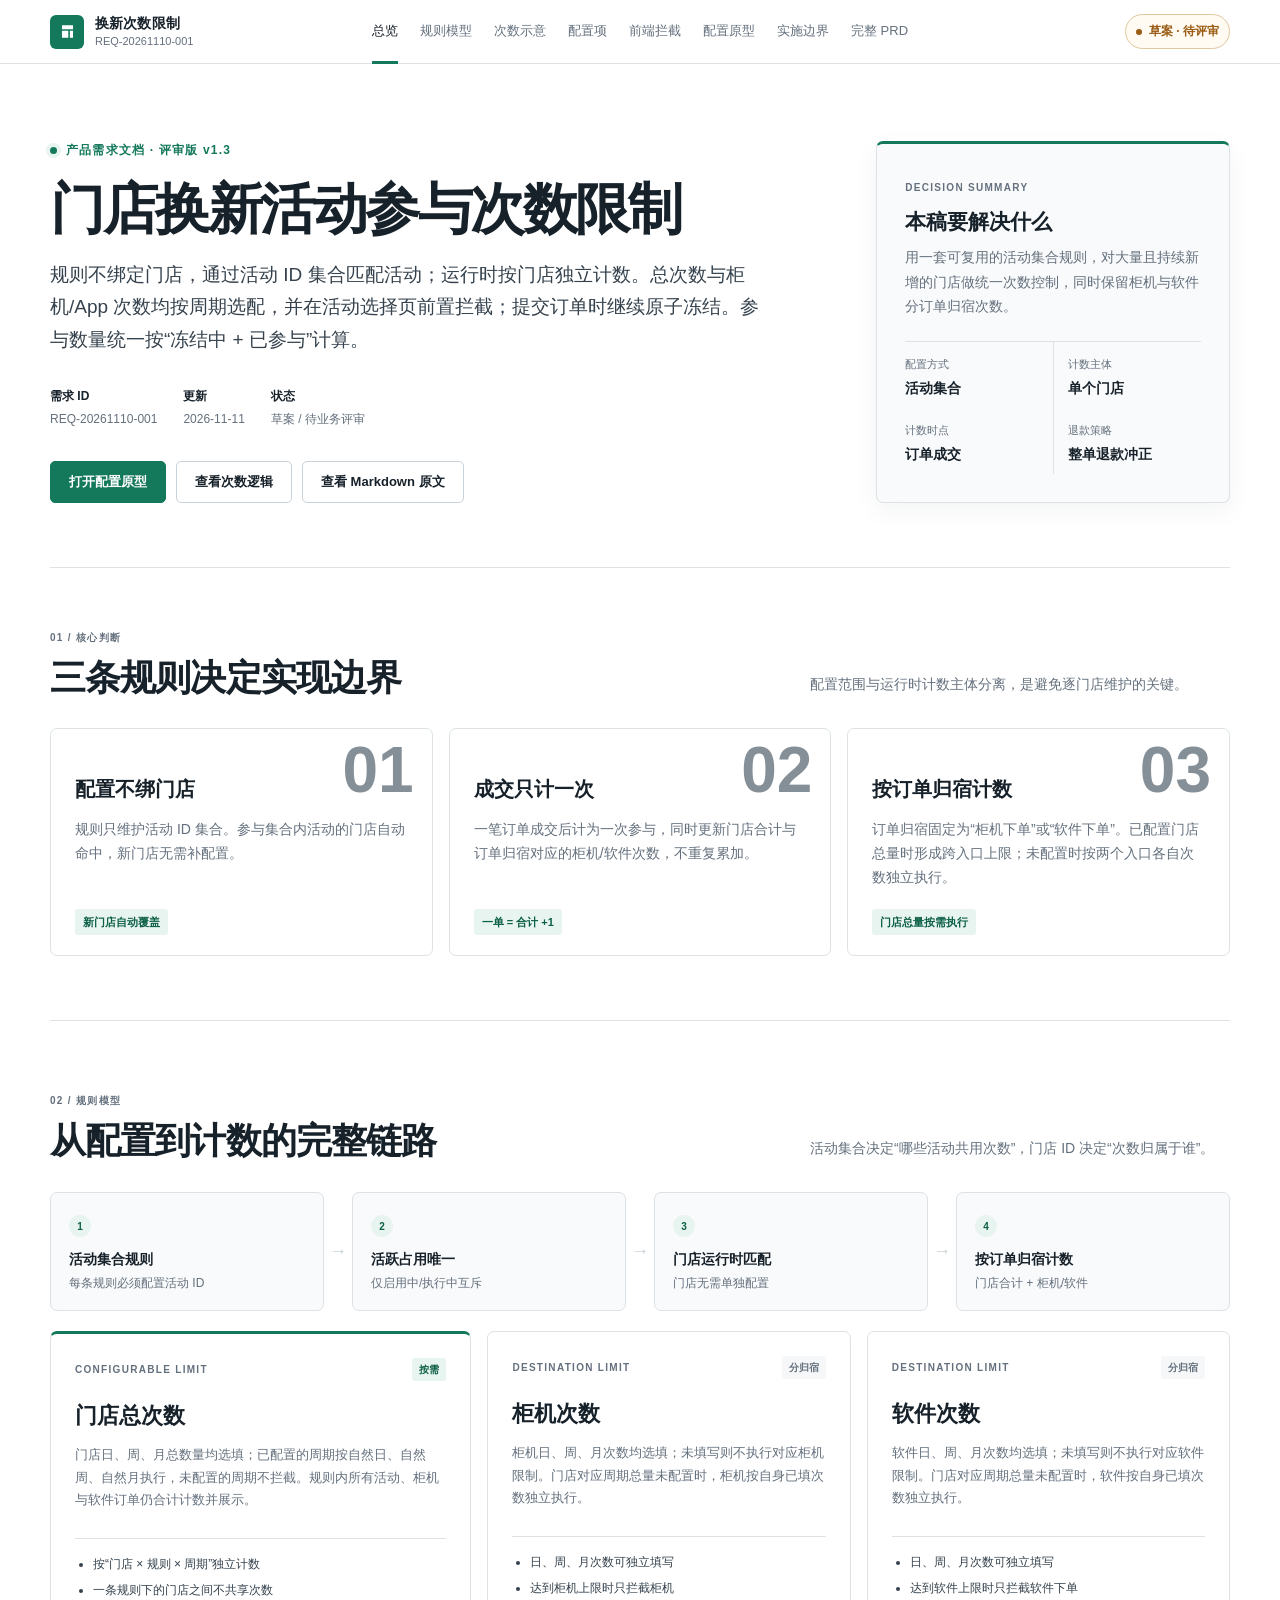
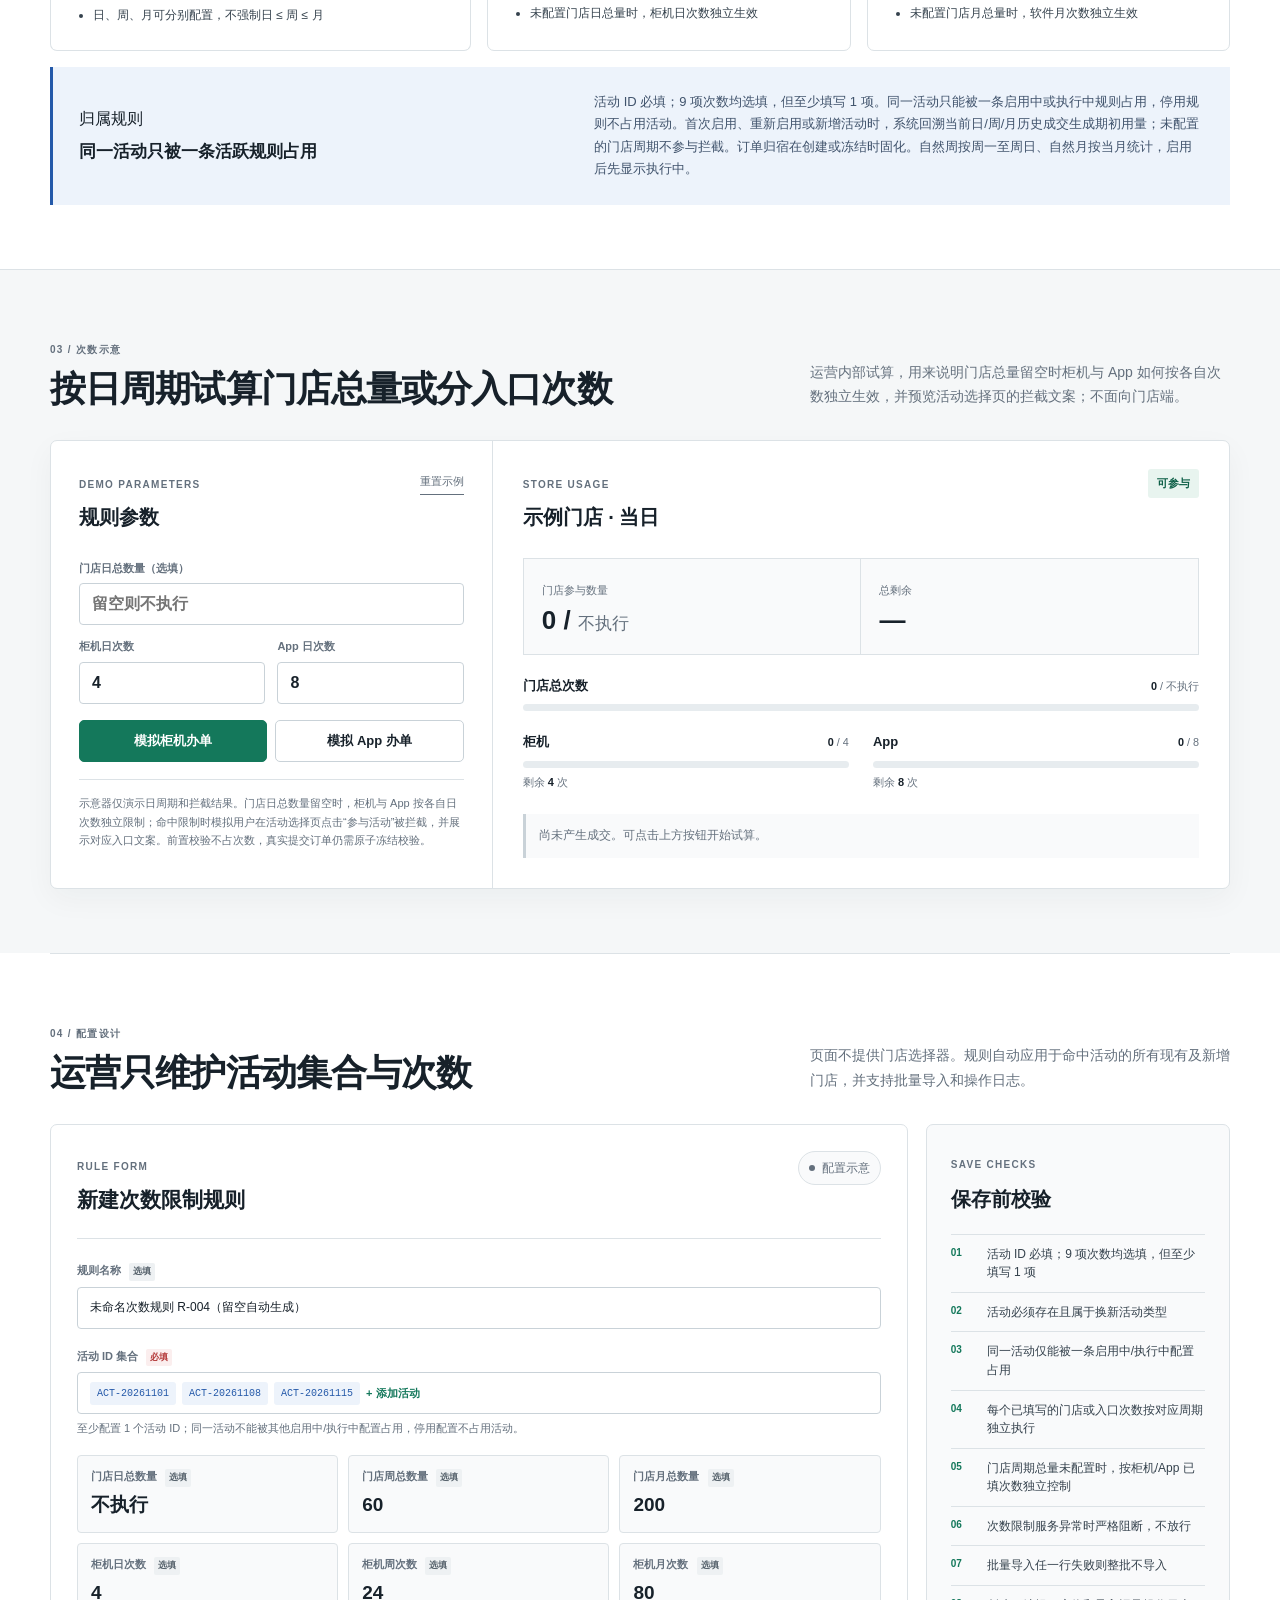
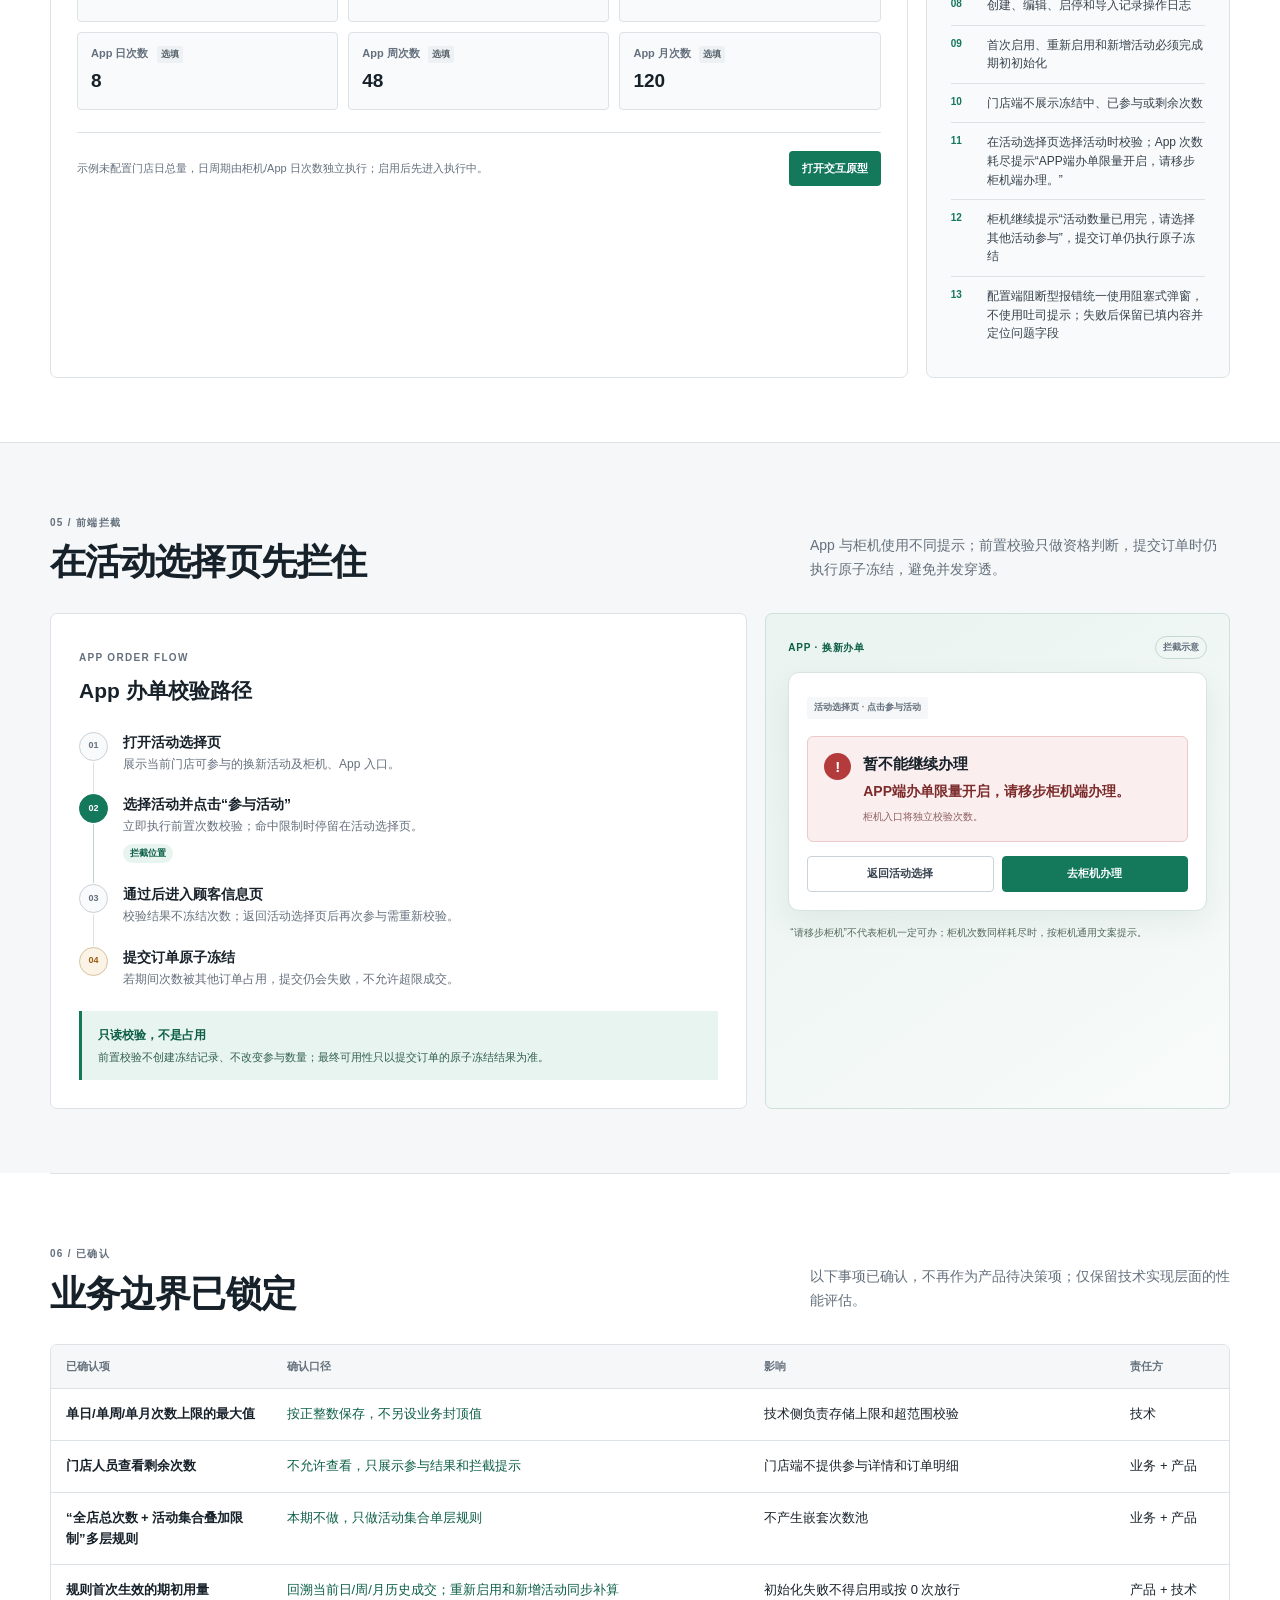
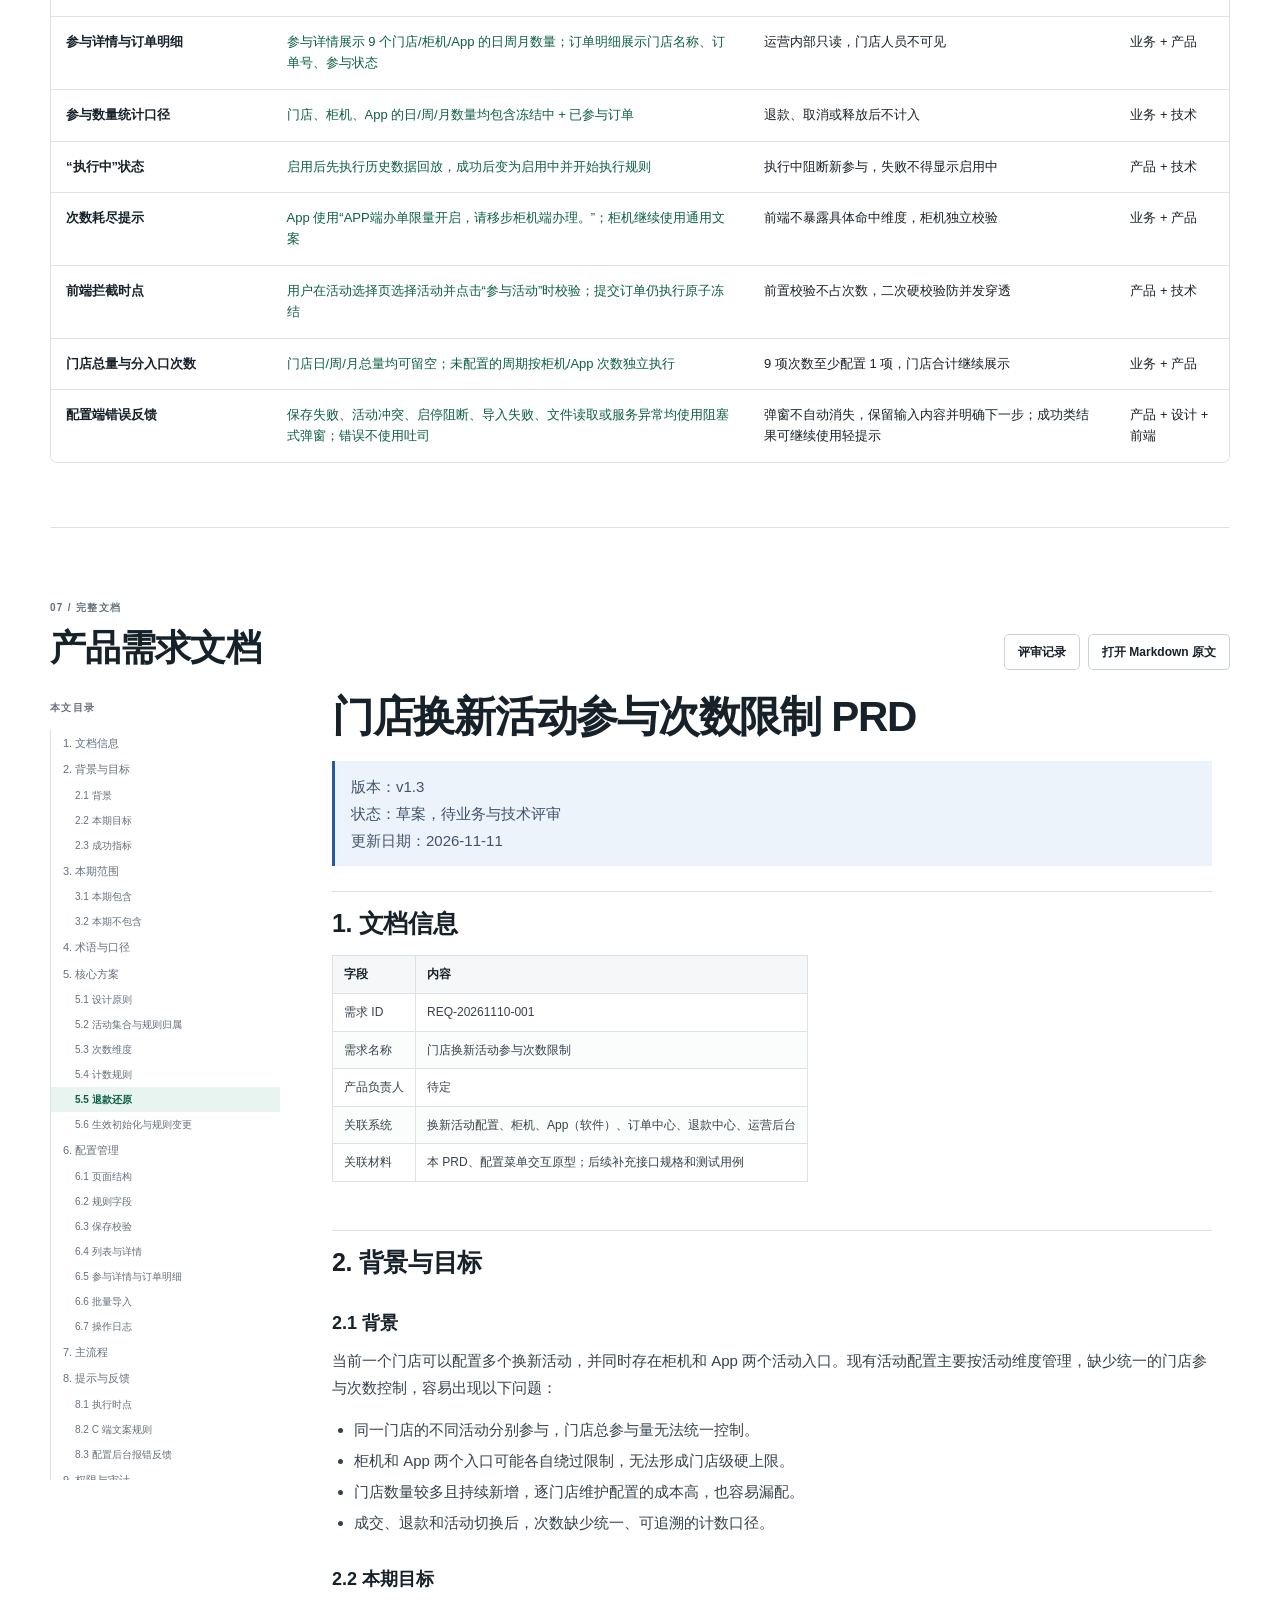
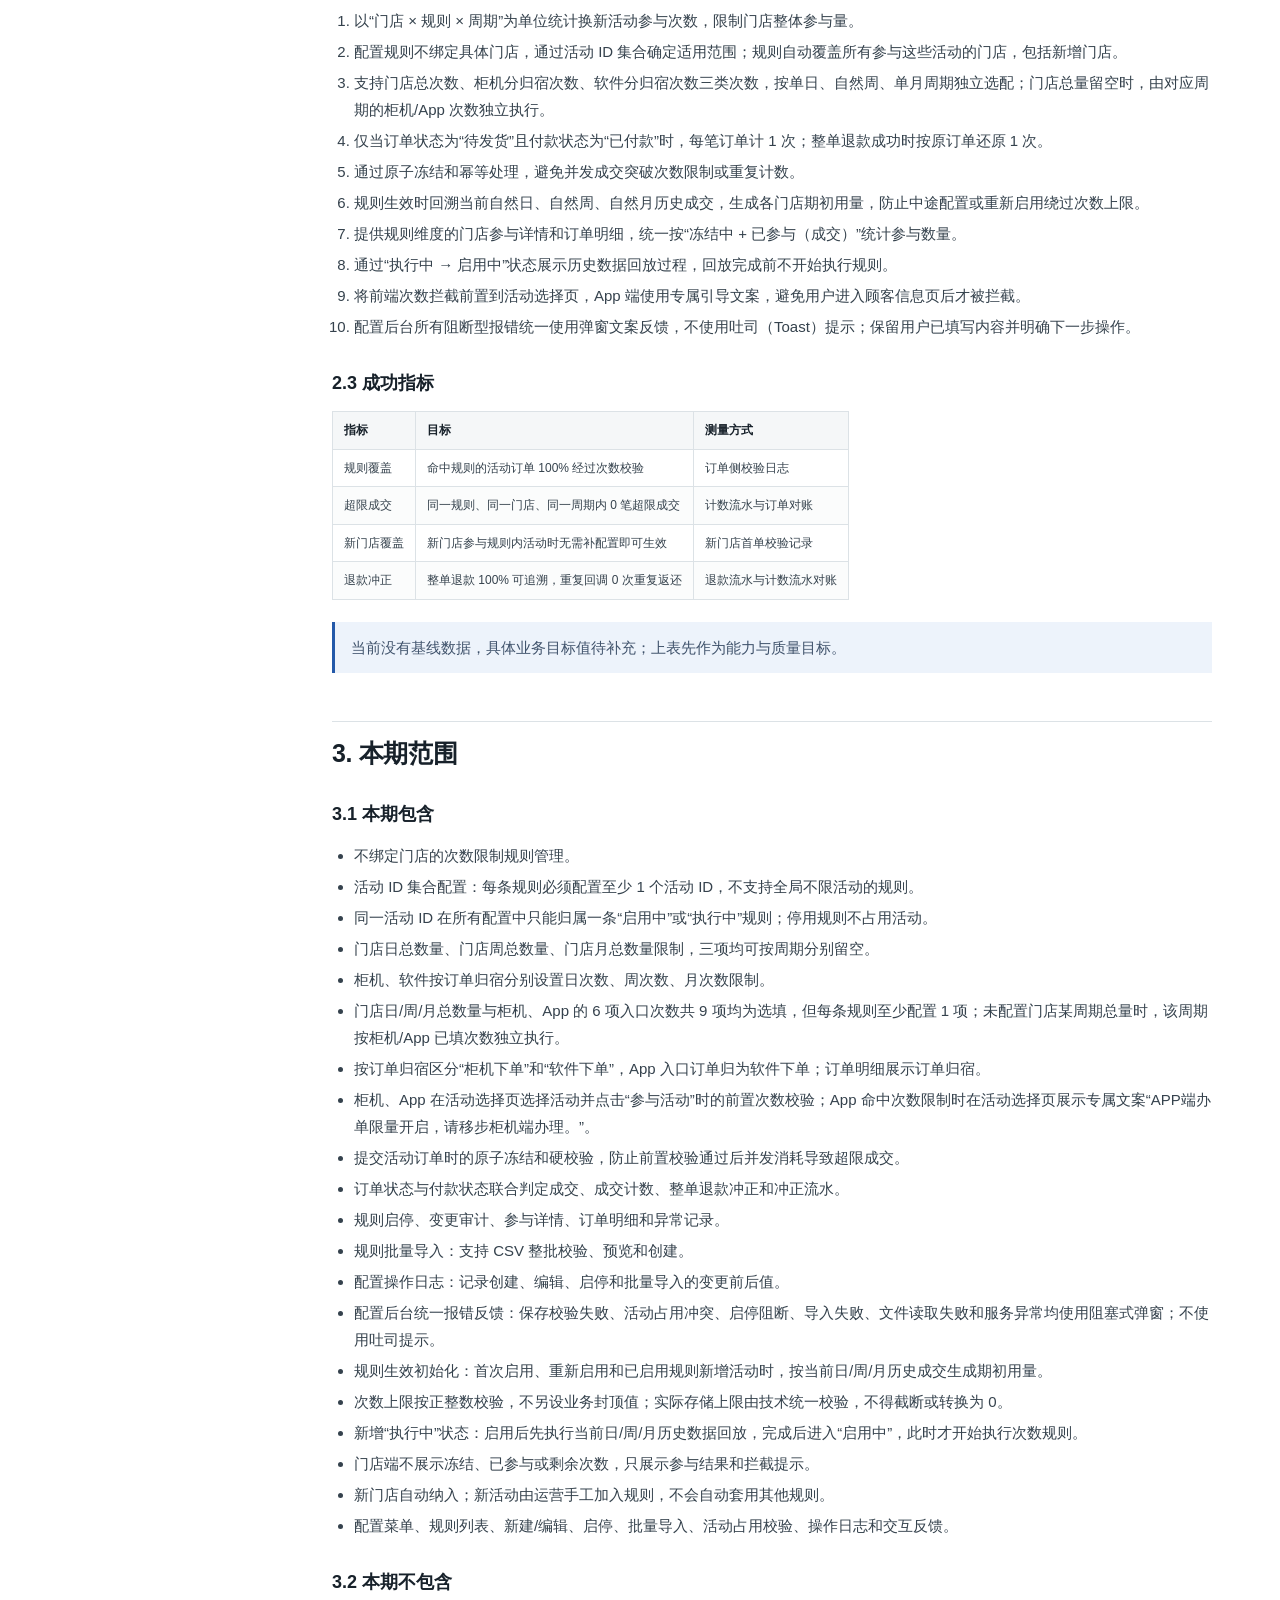
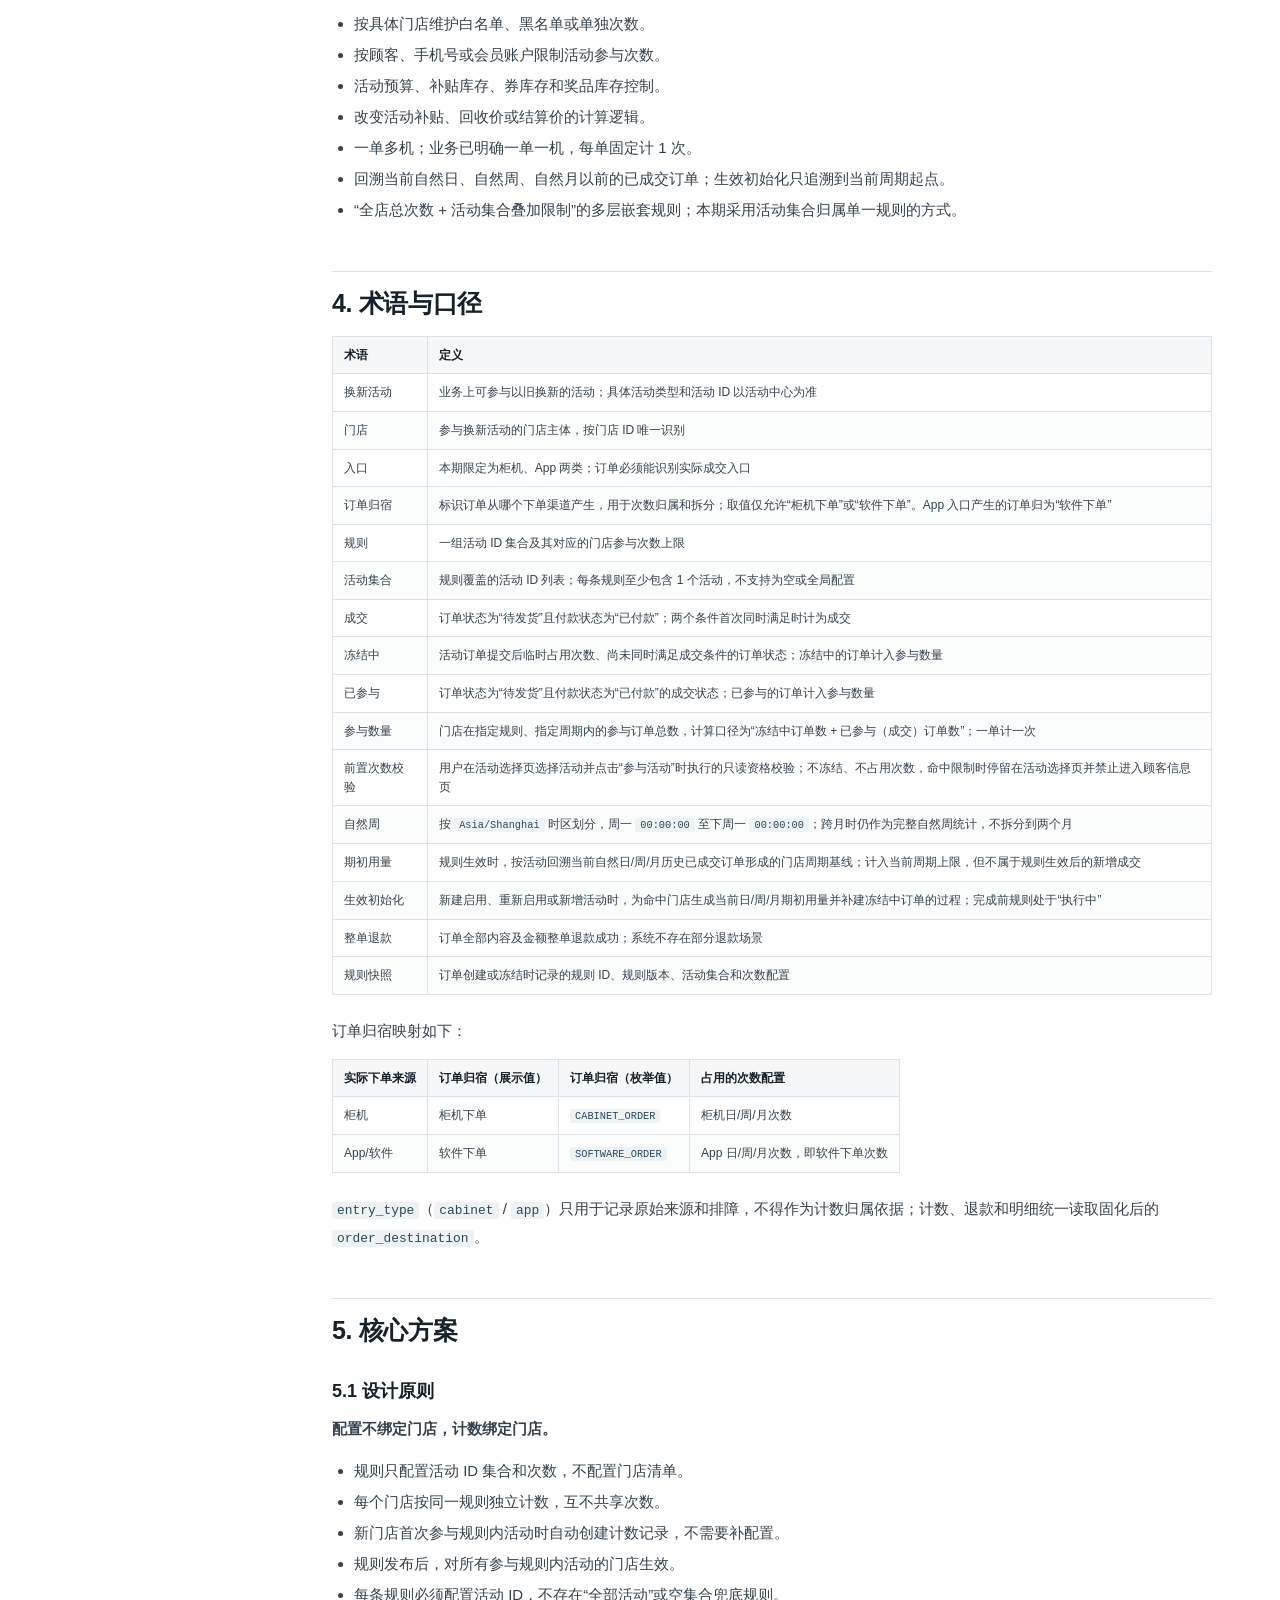
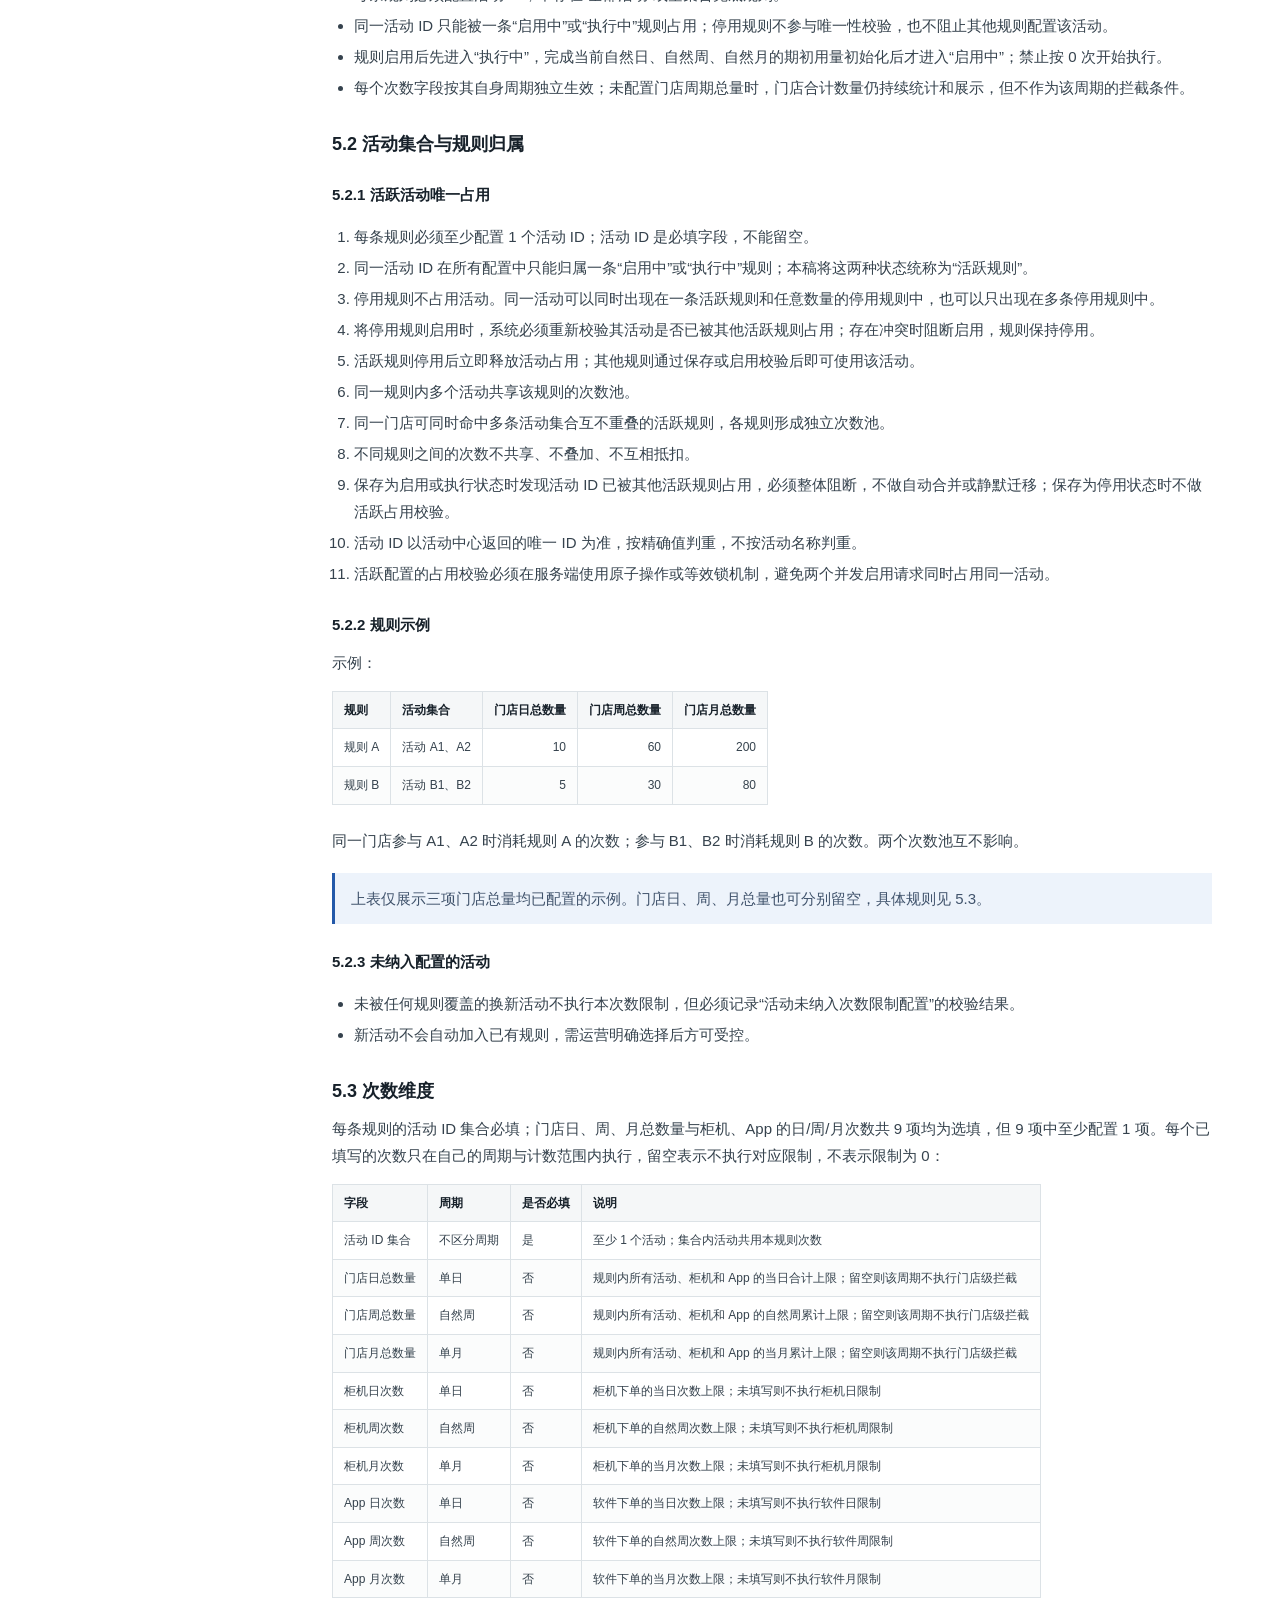
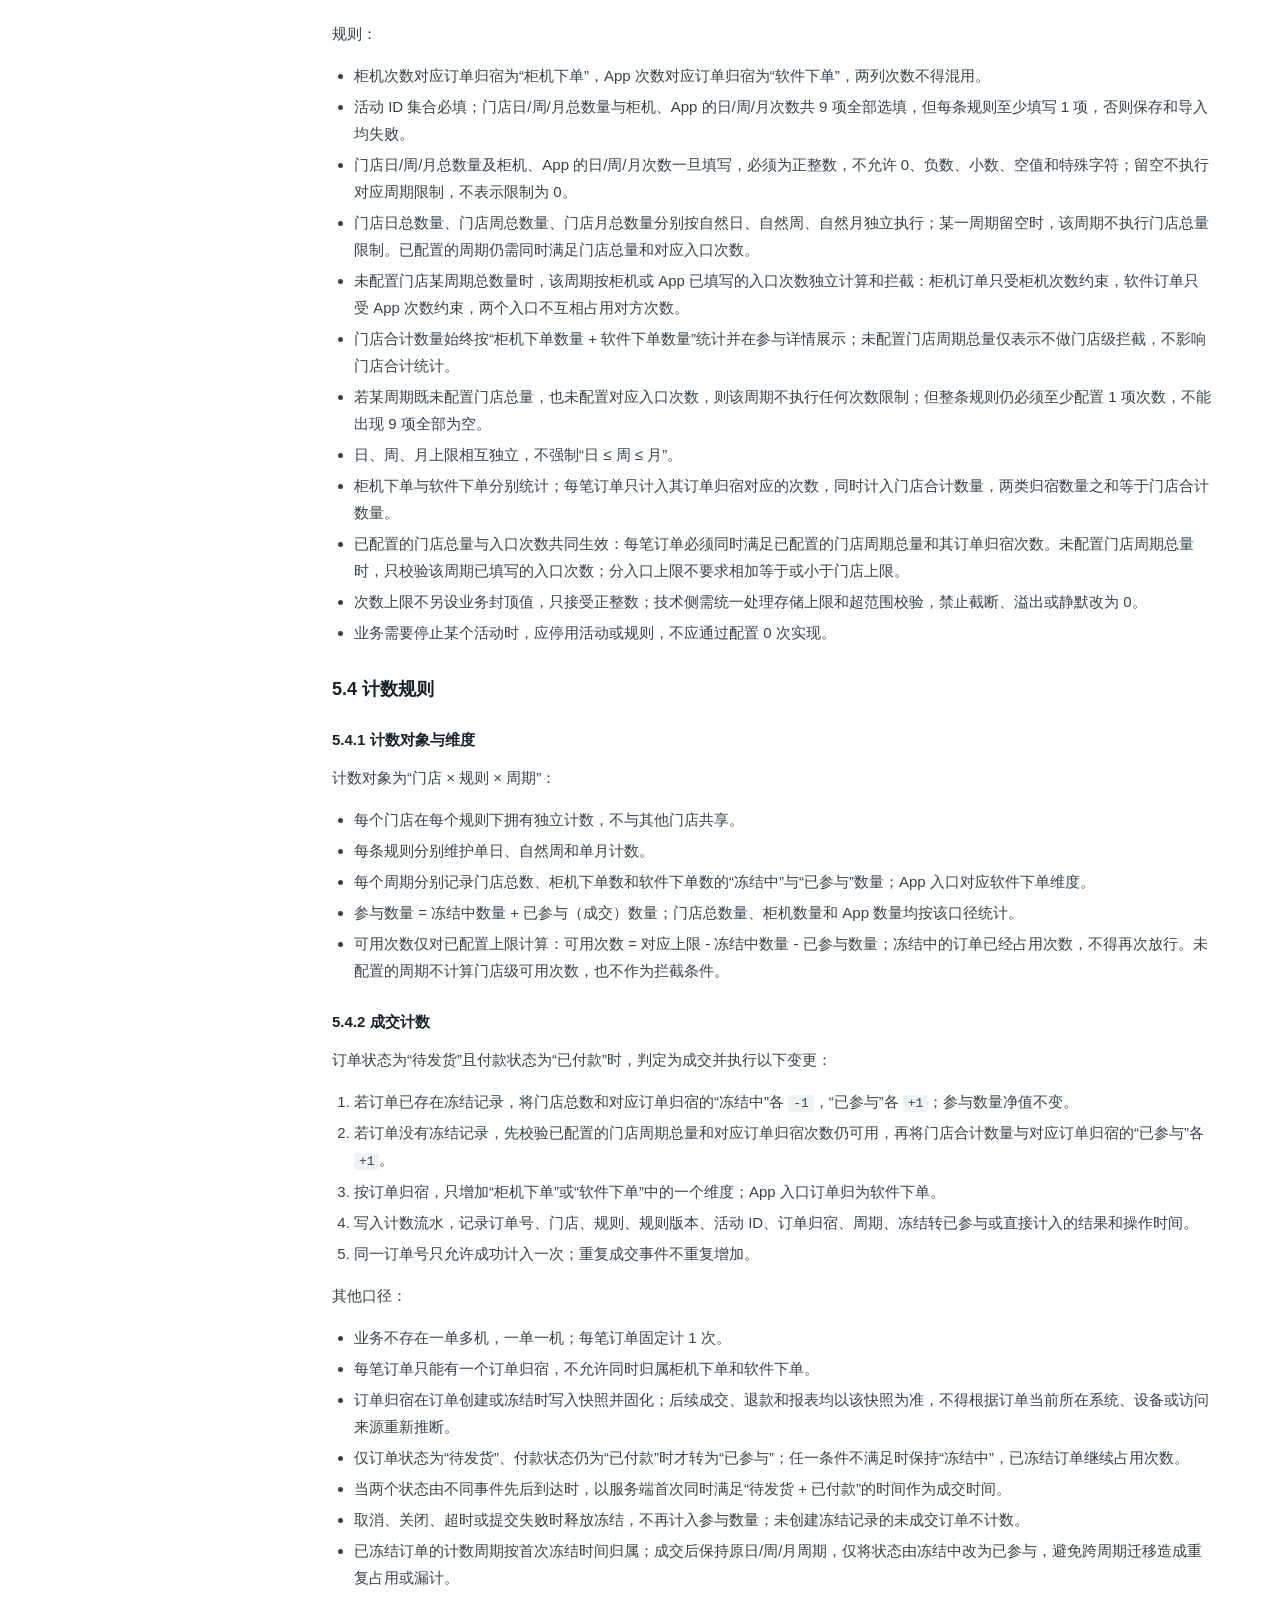
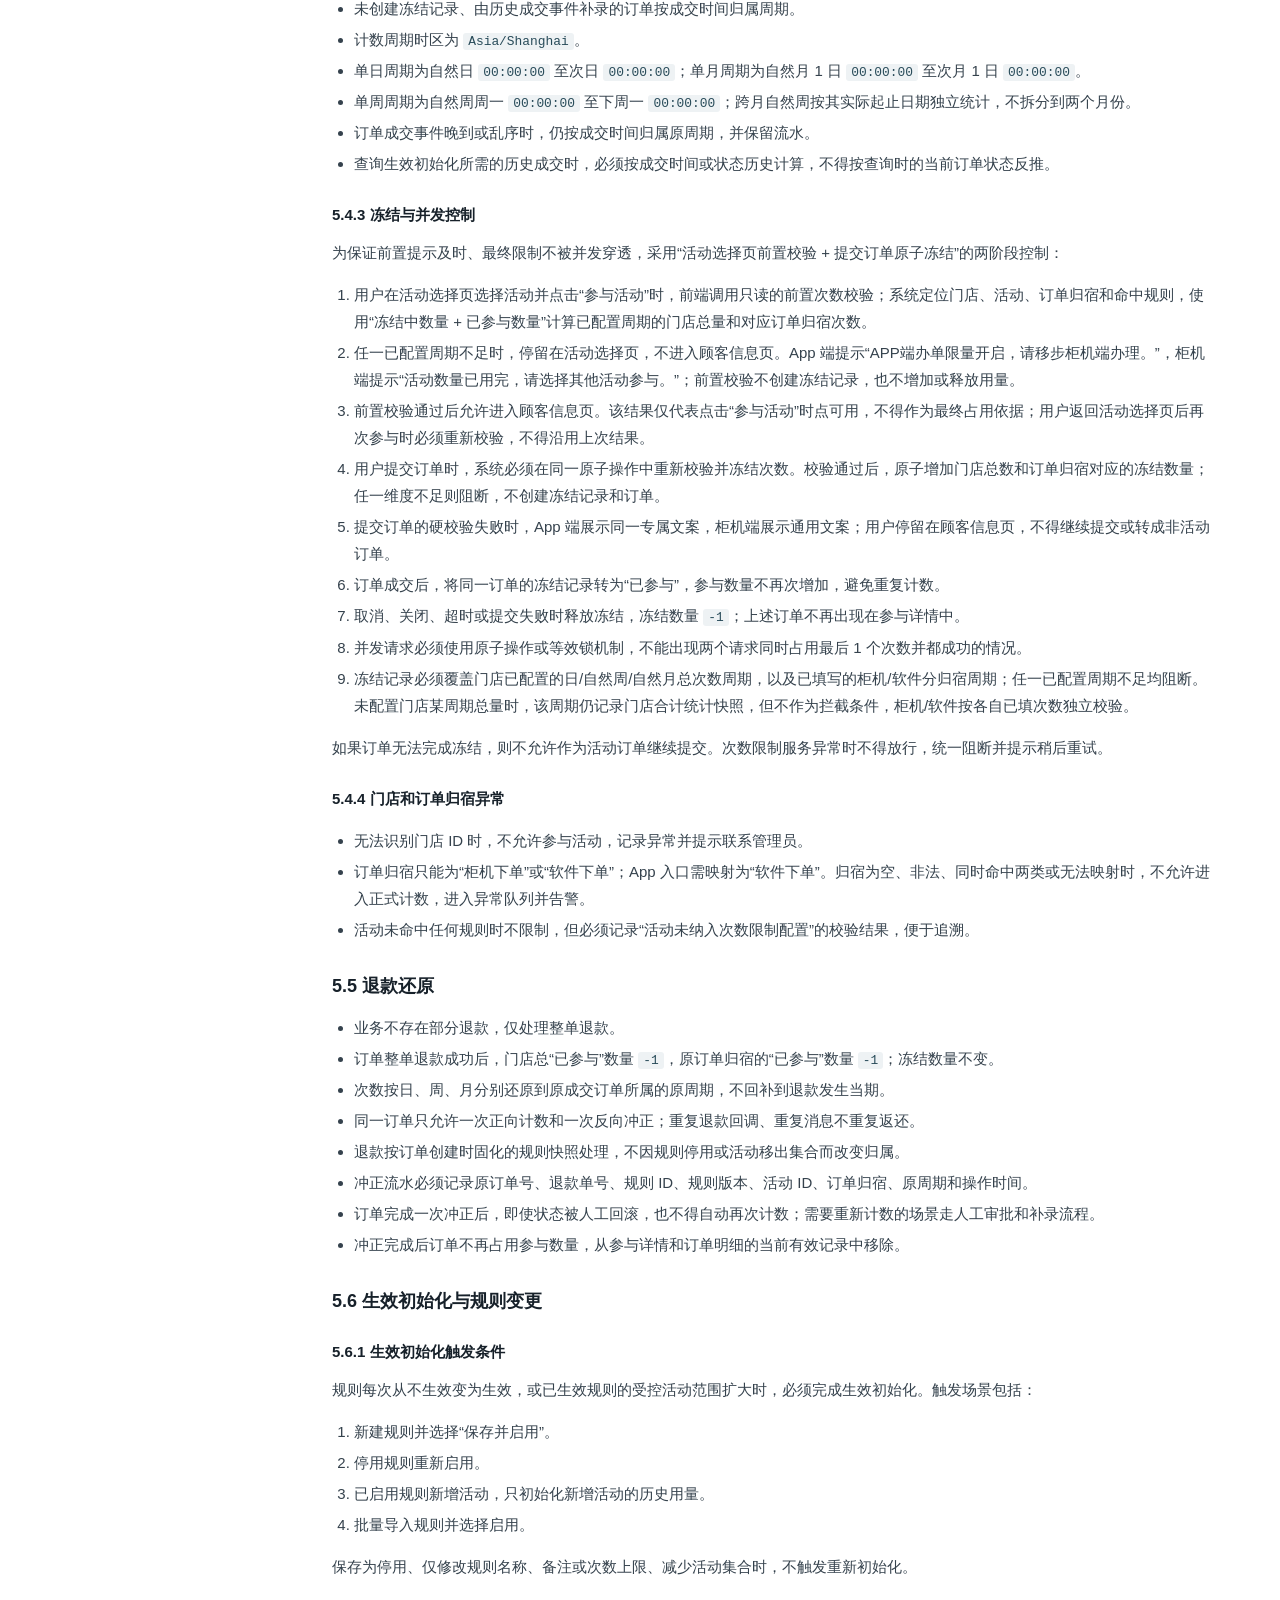
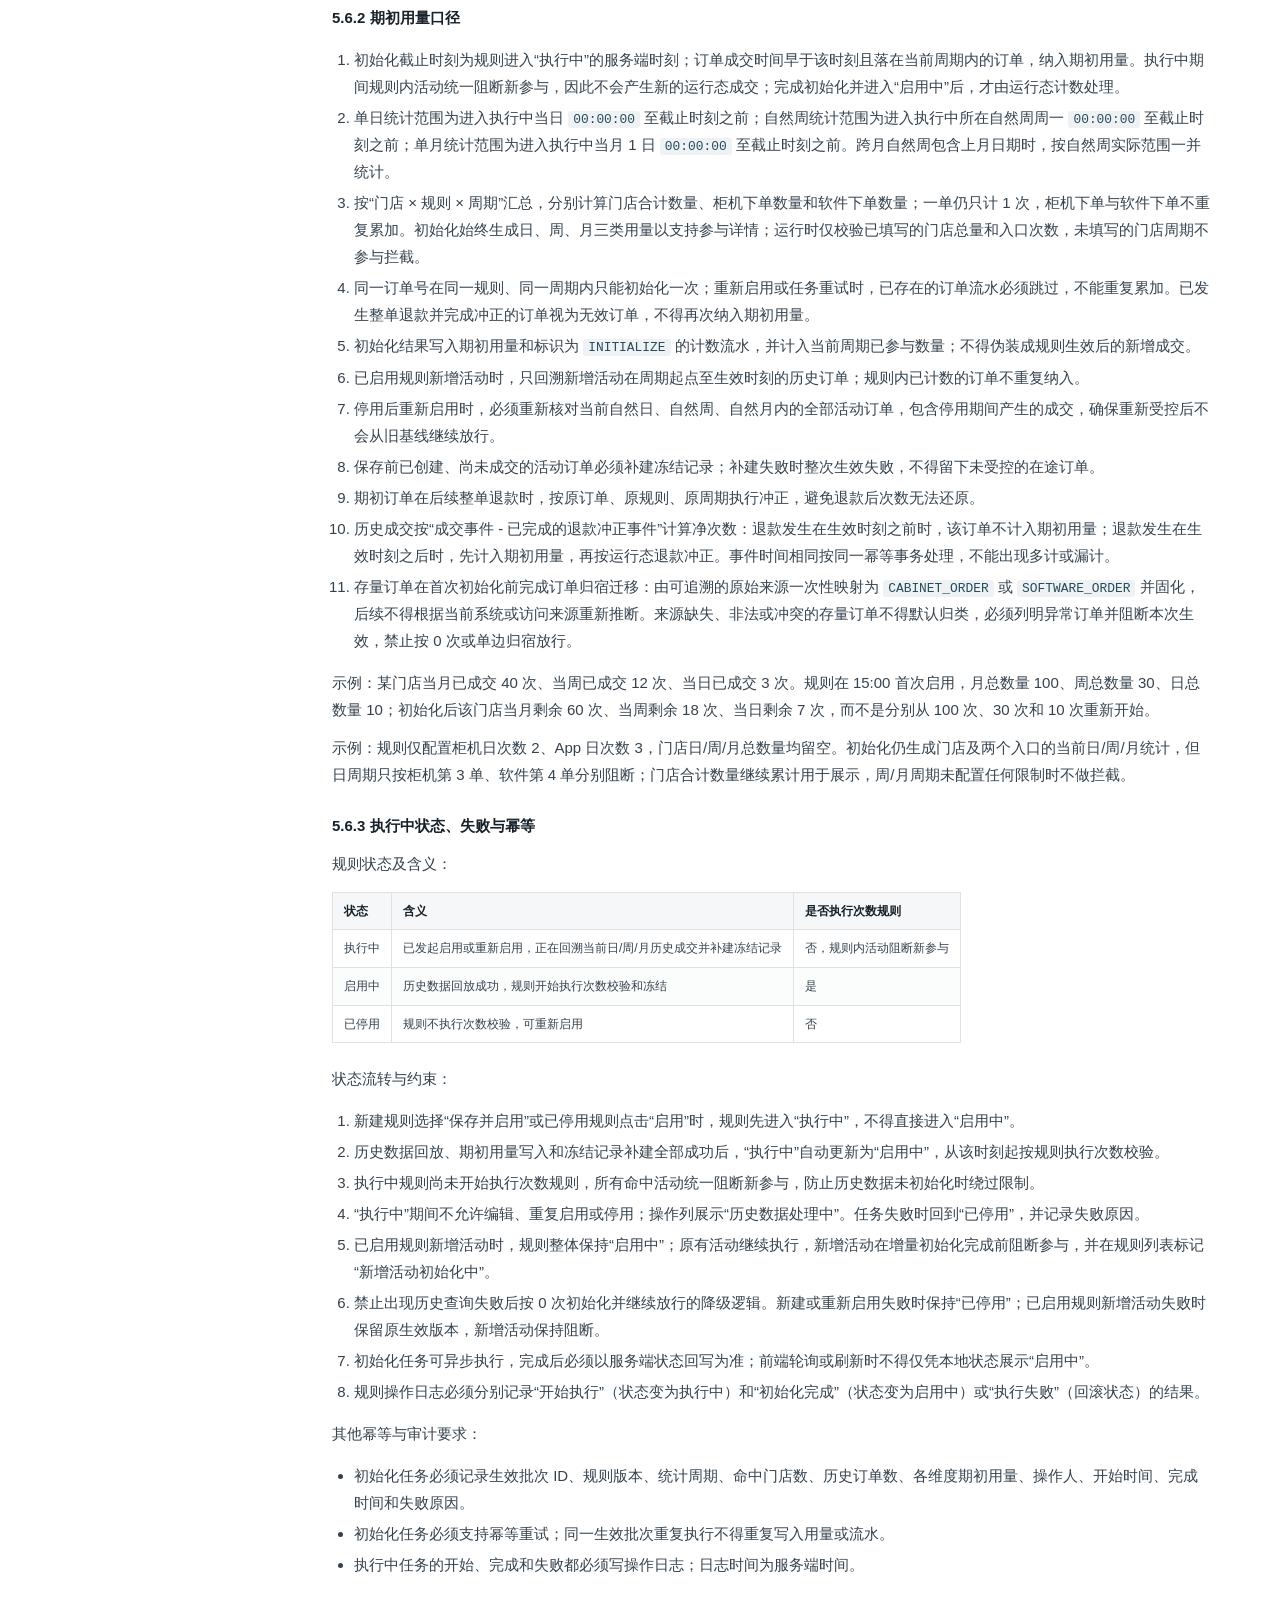
<file: index.html>
<!doctype html>
<html lang="zh-CN">
<head>
  <meta charset="utf-8">
  <meta name="viewport" content="width=device-width, initial-scale=1">
  <meta name="description" content="门店换新活动参与次数限制 PRD 评审站：日、周、月三周期次数按需配置，柜机/App 入口独立执行，并在活动选择页前置拦截；覆盖 App 专属提示、统一报错弹窗、冻结与已参与计数、执行中初始化、参与详情和订单明细。">
  <title>门店换新活动参与次数限制｜PRD 评审站</title>
  <link rel="icon" href="data:image/svg+xml,%3Csvg xmlns='http://www.w3.org/2000/svg' viewBox='0 0 64 64'%3E%3Crect width='64' height='64' rx='12' fill='%2314785b'/%3E%3Cpath d='M18 20h28v8H18zm0 16h12v8H18zm17 0h11v8H35z' fill='white'/%3E%3C/svg%3E">
  <link rel="stylesheet" href="assets/styles.css?v=20261111-7">
  <script src="assets/marked.min.js?v=20261110-2" defer></script>
  <script src="assets/app.js?v=20261111-13" defer></script>
</head>
<body>
  <a class="skip-link" href="#main-content">跳到主要内容</a>

  <header class="topbar">
    <a class="brand" href="#overview">
      <span class="brand-mark" aria-hidden="true">
        <svg viewBox="0 0 24 24" width="19" height="19"><path d="M5 4h14v5H5zm0 7h8v9H5zm10 0h4v9h-4z" fill="currentColor"/></svg>
      </span>
      <span class="brand-copy"><strong>换新次数限制</strong><small>REQ-20261110-001</small></span>
    </a>
    <nav class="topnav" aria-label="页面导航">
      <a href="#overview" class="is-active">总览</a>
      <a href="#model">规则模型</a>
      <a href="#simulator">次数示意</a>
      <a href="#configuration">配置项</a>
      <a href="#frontend-gate">前端拦截</a>
      <a href="prototype/">配置原型</a>
      <a href="#decisions">实施边界</a>
      <a href="#prd">完整 PRD</a>
    </nav>
    <span class="status-pill">草案 · 待评审</span>
  </header>

  <main id="main-content">
    <section class="hero" id="overview" aria-labelledby="page-title">
      <div class="hero-copy">
        <div class="eyebrow"><span class="eyebrow-dot"></span>产品需求文档 · 评审版 v1.3</div>
        <h1 id="page-title">门店换新活动参与次数限制</h1>
        <p class="hero-lead">规则不绑定门店，通过活动 ID 集合匹配活动；运行时按门店独立计数。总次数与柜机/App 次数均按周期选配，并在活动选择页前置拦截；提交订单时继续原子冻结。参与数量统一按“冻结中 + 已参与”计算。</p>
        <div class="hero-meta" aria-label="文档信息">
          <span><b>需求 ID</b>REQ-20261110-001</span>
          <span><b>更新</b>2026-11-11</span>
          <span><b>状态</b>草案 / 待业务评审</span>
        </div>
        <div class="hero-actions">
          <a class="button primary" href="prototype/">打开配置原型</a>
          <a class="button secondary" href="#simulator">查看次数逻辑</a>
          <a class="button secondary" href="prd.md">查看 Markdown 原文</a>
        </div>
      </div>
      <aside class="hero-summary" aria-label="方案摘要">
        <span class="summary-kicker">DECISION SUMMARY</span>
        <h2>本稿要解决什么</h2>
        <p>用一套可复用的活动集合规则，对大量且持续新增的门店做统一次数控制，同时保留柜机与软件分订单归宿次数。</p>
        <dl>
          <div><dt>配置方式</dt><dd>活动集合</dd></div>
          <div><dt>计数主体</dt><dd>单个门店</dd></div>
          <div><dt>计数时点</dt><dd>订单成交</dd></div>
          <div><dt>退款策略</dt><dd>整单退款冲正</dd></div>
        </dl>
      </aside>
    </section>

    <section class="section compact-section" aria-labelledby="principles-title">
      <div class="section-heading">
        <div>
          <span class="section-index">01 / 核心判断</span>
          <h2 id="principles-title">三条规则决定实现边界</h2>
        </div>
        <p>配置范围与运行时计数主体分离，是避免逐门店维护的关键。</p>
      </div>
      <div class="principle-grid">
        <article class="principle-card">
          <span class="principle-number" aria-hidden="true">01</span>
          <h3>配置不绑门店</h3>
          <p>规则只维护活动 ID 集合。参与集合内活动的门店自动命中，新门店无需补配置。</p>
          <span class="principle-tag">新门店自动覆盖</span>
        </article>
        <article class="principle-card">
          <span class="principle-number" aria-hidden="true">02</span>
          <h3>成交只计一次</h3>
          <p>一笔订单成交后计为一次参与，同时更新门店合计与订单归宿对应的柜机/软件次数，不重复累加。</p>
          <span class="principle-tag">一单 = 合计 +1</span>
        </article>
        <article class="principle-card">
          <span class="principle-number" aria-hidden="true">03</span>
          <h3>按订单归宿计数</h3>
          <p>订单归宿固定为“柜机下单”或“软件下单”。已配置门店总量时形成跨入口上限；未配置时按两个入口各自次数独立执行。</p>
          <span class="principle-tag">门店总量按需执行</span>
        </article>
      </div>
    </section>

    <section class="section" id="model" aria-labelledby="model-title">
      <div class="section-heading">
        <div>
          <span class="section-index">02 / 规则模型</span>
          <h2 id="model-title">从配置到计数的完整链路</h2>
        </div>
        <p>活动集合决定“哪些活动共用次数”，门店 ID 决定“次数归属于谁”。</p>
      </div>

      <div class="flow" aria-label="规则执行链路">
        <article><span>1</span><strong>活动集合规则</strong><p>每条规则必须配置活动 ID</p></article>
        <i aria-hidden="true">→</i>
        <article><span>2</span><strong>活跃占用唯一</strong><p>仅启用中/执行中互斥</p></article>
        <i aria-hidden="true">→</i>
        <article><span>3</span><strong>门店运行时匹配</strong><p>门店无需单独配置</p></article>
        <i aria-hidden="true">→</i>
        <article><span>4</span><strong>按订单归宿计数</strong><p>门店合计 + 柜机/软件</p></article>
      </div>

      <div class="model-grid">
        <article class="model-card total-card">
          <div class="model-card-head"><span class="model-kicker">CONFIGURABLE LIMIT</span><span class="model-badge">按需</span></div>
          <h3>门店总次数</h3>
          <p>门店日、周、月总数量均选填；已配置的周期按自然日、自然周、自然月执行，未配置的周期不拦截。规则内所有活动、柜机与软件订单仍合计计数并展示。</p>
          <ul>
            <li>按“门店 × 规则 × 周期”独立计数</li>
            <li>一条规则下的门店之间不共享次数</li>
            <li>日、周、月可分别配置，不强制日 ≤ 周 ≤ 月</li>
          </ul>
        </article>
        <article class="model-card">
          <div class="model-card-head"><span class="model-kicker">DESTINATION LIMIT</span><span class="model-badge neutral">分归宿</span></div>
          <h3>柜机次数</h3>
          <p>柜机日、周、月次数均选填；未填写则不执行对应柜机限制。门店对应周期总量未配置时，柜机按自身已填次数独立执行。</p>
          <ul>
            <li>日、周、月次数可独立填写</li>
            <li>达到柜机上限时只拦截柜机</li>
            <li>未配置门店日总量时，柜机日次数独立生效</li>
          </ul>
        </article>
        <article class="model-card">
          <div class="model-card-head"><span class="model-kicker">DESTINATION LIMIT</span><span class="model-badge neutral">分归宿</span></div>
          <h3>软件次数</h3>
          <p>软件日、周、月次数均选填；未填写则不执行对应软件限制。门店对应周期总量未配置时，软件按自身已填次数独立执行。</p>
          <ul>
            <li>日、周、月次数可独立填写</li>
            <li>达到软件上限时只拦截软件下单</li>
            <li>未配置门店月总量时，软件月次数独立生效</li>
          </ul>
        </article>
      </div>

      <div class="scope-note">
        <div>
          <span class="scope-note-label">归属规则</span>
          <h3>同一活动只被一条活跃规则占用</h3>
        </div>
        <p>活动 ID 必填；9 项次数均选填，但至少填写 1 项。同一活动只能被一条启用中或执行中规则占用，停用规则不占用活动。首次启用、重新启用或新增活动时，系统回溯当前日/周/月历史成交生成期初用量；未配置的门店周期不参与拦截。订单归宿在创建或冻结时固化。自然周按周一至周日、自然月按当月统计，启用后先显示执行中。</p>
      </div>
    </section>

    <section class="section simulator-section" id="simulator" aria-labelledby="simulator-title">
      <div class="section-heading">
        <div>
          <span class="section-index">03 / 次数示意</span>
          <h2 id="simulator-title">按日周期试算门店总量或分入口次数</h2>
        </div>
        <p>运营内部试算，用来说明门店总量留空时柜机与 App 如何按各自次数独立生效，并预览活动选择页的拦截文案；不面向门店端。</p>
      </div>

      <div class="simulator-shell">
        <div class="simulator-controls">
          <div class="control-heading">
            <div><span class="section-index">DEMO PARAMETERS</span><h3>规则参数</h3></div>
            <button class="text-button" type="button" id="reset-simulator">重置示例</button>
          </div>
          <div class="number-grid">
            <label>门店日总数量（选填）<input id="total-limit" type="number" min="1" max="9999" step="1" placeholder="留空则不执行"></label>
            <label>柜机日次数<input id="cabinet-limit" type="number" min="1" max="9999" step="1" value="4"></label>
            <label>App 日次数<input id="app-limit" type="number" min="1" max="9999" step="1" value="8"></label>
          </div>
          <div class="control-actions">
            <button class="button primary" type="button" id="simulate-cabinet">模拟柜机办单</button>
            <button class="button secondary" type="button" id="simulate-app">模拟 App 办单</button>
          </div>
          <p class="demo-note">示意器仅演示日周期和拦截结果。门店日总数量留空时，柜机与 App 按各自日次数独立限制；命中限制时模拟用户在活动选择页点击“参与活动”被拦截，并展示对应入口文案。前置校验不占次数，真实提交订单仍需原子冻结校验。</p>
        </div>

        <div class="usage-panel" aria-live="polite">
          <div class="usage-heading">
            <div><span class="section-index">STORE USAGE</span><h3>示例门店 · 当日</h3></div>
            <span class="usage-status" id="usage-status">可参与</span>
          </div>
          <div class="usage-summary">
            <div><span>门店参与数量</span><strong><b id="total-used">0</b> / <em id="total-limit-view">不执行</em></strong></div>
            <div><span>总剩余</span><strong id="total-remaining">—</strong></div>
          </div>
          <div class="usage-row" data-entry="total">
            <div class="usage-row-head"><span>门店总次数</span><small><b id="total-used-row">0</b> / <em id="total-limit-row">不执行</em></small></div>
            <div class="progress-track" role="progressbar" aria-label="门店总次数使用进度" aria-valuemin="0" aria-valuemax="1" aria-valuenow="0" id="total-progress"><span></span></div>
          </div>
          <div class="entry-grid">
            <div class="usage-row" data-entry="cabinet">
              <div class="usage-row-head"><span>柜机</span><small><b id="cabinet-used">0</b> / <em id="cabinet-limit-view">4</em></small></div>
              <div class="progress-track" role="progressbar" aria-label="柜机次数使用进度" aria-valuemin="0" aria-valuemax="4" aria-valuenow="0" id="cabinet-progress"><span></span></div>
              <p class="entry-remaining">剩余 <b id="cabinet-remaining">4</b> 次</p>
            </div>
            <div class="usage-row" data-entry="app">
              <div class="usage-row-head"><span>App</span><small><b id="app-used">0</b> / <em id="app-limit-view">8</em></small></div>
              <div class="progress-track" role="progressbar" aria-label="App 次数使用进度" aria-valuemin="0" aria-valuemax="8" aria-valuenow="0" id="app-progress"><span></span></div>
              <p class="entry-remaining">剩余 <b id="app-remaining">8</b> 次</p>
            </div>
          </div>
          <div class="simulator-message" id="simulator-message" role="status">尚未产生成交。可点击上方按钮开始试算。</div>
        </div>
      </div>
    </section>

    <section class="section" id="configuration" aria-labelledby="configuration-title">
      <div class="section-heading">
        <div>
          <span class="section-index">04 / 配置设计</span>
          <h2 id="configuration-title">运营只维护活动集合与次数</h2>
        </div>
        <p>页面不提供门店选择器。规则自动应用于命中活动的所有现有及新增门店，并支持批量导入和操作日志。</p>
      </div>

      <div class="config-layout">
        <div class="config-card">
          <div class="config-card-head">
            <div><span class="section-index">RULE FORM</span><h3>新建次数限制规则</h3></div>
            <span class="status-pill subtle">配置示意</span>
          </div>
          <div class="config-fields">
            <div class="config-field wide"><label>规则名称 <span class="optional-mark">选填</span></label><div class="mock-input">未命名次数规则 R-004（留空自动生成）</div></div>
            <div class="config-field wide"><label>活动 ID 集合 <span class="required-mark">必填</span></label><div class="mock-input tags"><span>ACT-20261101</span><span>ACT-20261108</span><span>ACT-20261115</span><b>+ 添加活动</b></div><small>至少配置 1 个活动 ID；同一活动不能被其他启用中/执行中配置占用，停用配置不占用活动。</small></div>
            <div class="limit-fields">
              <div><label>门店日总数量 <span class="optional-mark">选填</span></label><strong>不执行</strong></div>
              <div><label>门店周总数量 <span class="optional-mark">选填</span></label><strong>60</strong></div>
              <div><label>门店月总数量 <span class="optional-mark">选填</span></label><strong>200</strong></div>
              <div><label>柜机日次数 <span class="optional-mark">选填</span></label><strong>4</strong></div>
              <div><label>柜机周次数 <span class="optional-mark">选填</span></label><strong>24</strong></div>
              <div><label>柜机月次数 <span class="optional-mark">选填</span></label><strong>80</strong></div>
              <div><label>App 日次数 <span class="optional-mark">选填</span></label><strong>8</strong></div>
              <div><label>App 周次数 <span class="optional-mark">选填</span></label><strong>48</strong></div>
              <div><label>App 月次数 <span class="optional-mark">选填</span></label><strong>120</strong></div>
            </div>
          </div>
          <div class="config-foot"><span>示例未配置门店日总量，日周期由柜机/App 日次数独立执行；启用后先进入执行中。</span><a class="mock-action" href="prototype/">打开交互原型</a></div>
        </div>

        <aside class="validation-card" aria-labelledby="validation-title">
          <span class="section-index">SAVE CHECKS</span>
          <h3 id="validation-title">保存前校验</h3>
          <ol class="check-list">
            <li><span>01</span>活动 ID 必填；9 项次数均选填，但至少填写 1 项</li>
            <li><span>02</span>活动必须存在且属于换新活动类型</li>
            <li><span>03</span>同一活动仅能被一条启用中/执行中配置占用</li>
            <li><span>04</span>每个已填写的门店或入口次数按对应周期独立执行</li>
            <li><span>05</span>门店周期总量未配置时，按柜机/App 已填次数独立控制</li>
            <li><span>06</span>次数限制服务异常时严格阻断，不放行</li>
            <li><span>07</span>批量导入任一行失败则整批不导入</li>
            <li><span>08</span>创建、编辑、启停和导入记录操作日志</li>
            <li><span>09</span>首次启用、重新启用和新增活动必须完成期初初始化</li>
            <li><span>10</span>门店端不展示冻结中、已参与或剩余次数</li>
            <li><span>11</span>在活动选择页选择活动时校验；App 次数耗尽提示“APP端办单限量开启，请移步柜机端办理。”</li>
            <li><span>12</span>柜机继续提示“活动数量已用完，请选择其他活动参与”，提交订单仍执行原子冻结</li>
            <li><span>13</span>配置端阻断型报错统一使用阻塞式弹窗，不使用吐司提示；失败后保留已填内容并定位问题字段</li>
          </ol>
        </aside>
      </div>
    </section>

    <section class="section gate-section" id="frontend-gate" aria-labelledby="frontend-gate-title">
      <div class="section-heading">
        <div>
          <span class="section-index">05 / 前端拦截</span>
          <h2 id="frontend-gate-title">在活动选择页先拦住</h2>
        </div>
        <p>App 与柜机使用不同提示；前置校验只做资格判断，提交订单时仍执行原子冻结，避免并发穿透。</p>
      </div>
      <div class="gate-shell">
        <div class="gate-flow">
          <div class="gate-flow-head"><span class="section-index">APP ORDER FLOW</span><h3>App 办单校验路径</h3></div>
          <ol class="gate-steps">
            <li><span>01</span><div><strong>打开活动选择页</strong><p>展示当前门店可参与的换新活动及柜机、App 入口。</p></div></li>
            <li class="is-gate"><span>02</span><div><strong>选择活动并点击“参与活动”</strong><p>立即执行前置次数校验；命中限制时停留在活动选择页。</p><em>拦截位置</em></div></li>
            <li><span>03</span><div><strong>通过后进入顾客信息页</strong><p>校验结果不冻结次数；返回活动选择页后再次参与需重新校验。</p></div></li>
            <li class="is-hard-check"><span>04</span><div><strong>提交订单原子冻结</strong><p>若期间次数被其他订单占用，提交仍会失败，不允许超限成交。</p></div></li>
          </ol>
          <div class="gate-rule-note"><strong>只读校验，不是占用</strong><p>前置校验不创建冻结记录、不改变参与数量；最终可用性只以提交订单的原子冻结结果为准。</p></div>
        </div>
        <aside class="gate-device" aria-label="App 活动选择页的拦截弹窗示意">
          <div class="gate-device-head"><span>APP · 换新办单</span><em>拦截示意</em></div>
          <div class="gate-device-body">
            <span class="gate-device-label">活动选择页 · 点击参与活动</span>
            <div class="gate-alert-card">
              <span class="gate-alert-mark" aria-hidden="true">!</span>
              <div><h3>暂不能继续办理</h3><p>APP端办单限量开启，请移步柜机端办理。</p><small>柜机入口将独立校验次数。</small></div>
            </div>
            <div class="gate-mock-actions" aria-hidden="true"><span>返回活动选择</span><span>去柜机办理</span></div>
          </div>
          <p class="gate-device-foot">“请移步柜机”不代表柜机一定可办；柜机次数同样耗尽时，按柜机通用文案提示。</p>
        </aside>
      </div>
    </section>

    <section class="section" id="decisions" aria-labelledby="decisions-title">
      <div class="section-heading">
        <div>
          <span class="section-index">06 / 已确认</span>
          <h2 id="decisions-title">业务边界已锁定</h2>
        </div>
        <p>以下事项已确认，不再作为产品待决策项；仅保留技术实现层面的性能评估。</p>
      </div>
      <div class="decision-table-wrap" role="region" aria-label="业务边界表格，可横向滚动" tabindex="0">
        <table class="decision-table">
          <thead><tr><th>已确认项</th><th>确认口径</th><th>影响</th><th>责任方</th></tr></thead>
          <tbody>
            <tr><td>单日/单周/单月次数上限的最大值</td><td>按正整数保存，不另设业务封顶值</td><td>技术侧负责存储上限和超范围校验</td><td>技术</td></tr>
            <tr><td>门店人员查看剩余次数</td><td>不允许查看，只展示参与结果和拦截提示</td><td>门店端不提供参与详情和订单明细</td><td>业务 + 产品</td></tr>
            <tr><td>“全店总次数 + 活动集合叠加限制”多层规则</td><td>本期不做，只做活动集合单层规则</td><td>不产生嵌套次数池</td><td>业务 + 产品</td></tr>
            <tr><td>规则首次生效的期初用量</td><td>回溯当前日/周/月历史成交；重新启用和新增活动同步补算</td><td>初始化失败不得启用或按 0 次放行</td><td>产品 + 技术</td></tr>
            <tr><td>参与详情与订单明细</td><td>参与详情展示 9 个门店/柜机/App 的日周月数量；订单明细展示门店名称、订单号、参与状态</td><td>运营内部只读，门店人员不可见</td><td>业务 + 产品</td></tr>
            <tr><td>参与数量统计口径</td><td>门店、柜机、App 的日/周/月数量均包含冻结中 + 已参与订单</td><td>退款、取消或释放后不计入</td><td>业务 + 技术</td></tr>
            <tr><td>“执行中”状态</td><td>启用后先执行历史数据回放，成功后变为启用中并开始执行规则</td><td>执行中阻断新参与，失败不得显示启用中</td><td>产品 + 技术</td></tr>
            <tr><td>次数耗尽提示</td><td>App 使用“APP端办单限量开启，请移步柜机端办理。”；柜机继续使用通用文案</td><td>前端不暴露具体命中维度，柜机独立校验</td><td>业务 + 产品</td></tr>
            <tr><td>前端拦截时点</td><td>用户在活动选择页选择活动并点击“参与活动”时校验；提交订单仍执行原子冻结</td><td>前置校验不占次数，二次硬校验防并发穿透</td><td>产品 + 技术</td></tr>
            <tr><td>门店总量与分入口次数</td><td>门店日/周/月总量均可留空；未配置的周期按柜机/App 次数独立执行</td><td>9 项次数至少配置 1 项，门店合计继续展示</td><td>业务 + 产品</td></tr>
            <tr><td>配置端错误反馈</td><td>保存失败、活动冲突、启停阻断、导入失败、文件读取或服务异常均使用阻塞式弹窗；错误不使用吐司</td><td>弹窗不自动消失，保留输入内容并明确下一步；成功类结果可继续使用轻提示</td><td>产品 + 设计 + 前端</td></tr>
          </tbody>
        </table>
      </div>
    </section>

    <section class="section document-section" id="prd" aria-labelledby="prd-title">
      <div class="section-heading document-heading">
        <div>
          <span class="section-index">07 / 完整文档</span>
          <h2 id="prd-title">产品需求文档</h2>
        </div>
        <div class="document-actions">
          <a class="button secondary compact" href="review-record.md">评审记录</a>
          <a class="button secondary compact" href="prd.md">打开 Markdown 原文</a>
        </div>
      </div>
      <div class="document-shell">
        <aside class="document-aside">
          <span class="toc-label">本文目录</span>
          <nav id="document-toc" class="document-toc" aria-label="PRD 目录"><p class="toc-loading">正在加载目录…</p></nav>
        </aside>
        <article class="document-content" id="document-content" aria-live="polite">
          <p class="toc-loading">正在加载 PRD 正文…</p>
        </article>
      </div>
    </section>
  </main>

  <footer class="footer">
    <div><strong>门店换新活动参与次数限制</strong><span>REQ-20261110-001 · PRD v1.3 · 草案</span></div>
    <p>本页为静态评审站，不连接真实活动、订单或退款系统；示例数据仅用于规则说明。<a href="review-record.md">评审与发布记录</a></p>
  </footer>

  <button class="back-to-top" id="back-to-top" type="button" aria-label="返回顶部">↑</button>
</body>
</html>
</file>
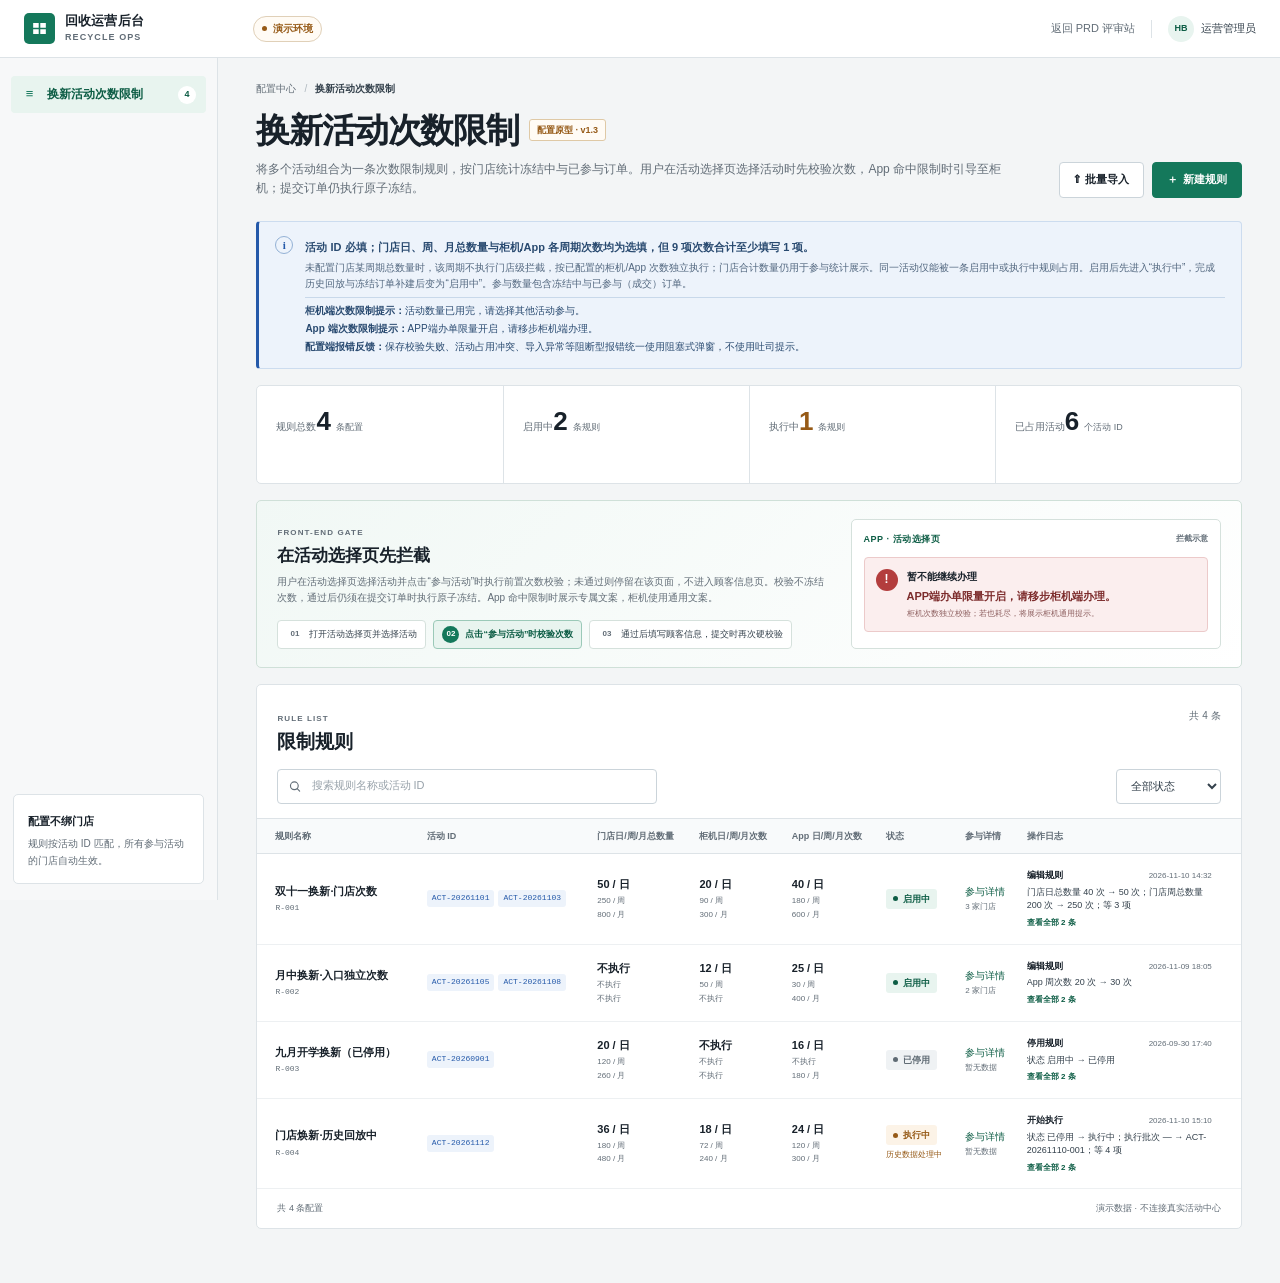
<file: prototype/index.html>
<!doctype html>
<html lang="zh-CN">
<head>
  <meta charset="utf-8">
  <meta name="viewport" content="width=device-width, initial-scale=1">
  <meta name="description" content="门店换新活动参与次数限制配置菜单交互原型：支持日、自然周、月三周期次数按需配置，覆盖活动 ID 唯一占用、活动选择页前置拦截、App 专属提示、执行中初始化、参与详情、批量导入、操作日志和统一报错弹窗。">
  <title>换新活动次数限制｜配置菜单原型</title>
  <link rel="icon" href="data:image/svg+xml,%3Csvg xmlns='http://www.w3.org/2000/svg' viewBox='0 0 64 64'%3E%3Crect width='64' height='64' rx='12' fill='%2314785b'/%3E%3Cpath d='M18 20h28v8H18zm0 16h12v8H18zm17 0h11v8H35z' fill='white'/%3E%3C/svg%3E">
  <link rel="stylesheet" href="prototype.css?v=20261111-15">
  <script src="prototype.js?v=20261111-13" defer></script>
</head>
<body>
  <a class="skip-link" href="#main-content">跳到主要内容</a>

  <header class="topbar" role="banner" aria-label="运营后台顶栏">
    <a class="brand" href="../index.html">
      <span class="brand-mark" aria-hidden="true">
        <svg viewBox="0 0 24 24" width="19" height="19"><path d="M4 5h7v6H4zm9 0h7v6h-7zM4 13h7v6H4zm9 0h7v6h-7z" fill="currentColor"/></svg>
      </span>
      <span class="brand-copy"><strong>回收运营后台</strong><small>RECYCLE OPS</small></span>
    </a>
    <div class="environment"><span class="environment-dot"></span>演示环境</div>
    <div class="top-actions">
      <a class="top-link" href="../index.html">返回 PRD 评审站</a>
      <span class="top-divider" aria-hidden="true"></span>
      <span class="account"><span class="avatar">HB</span><span>运营管理员</span></span>
    </div>
  </header>

  <div class="app-shell">
    <aside class="sidebar" aria-label="配置菜单">
      <nav class="side-nav">
        <a class="nav-item active" href="#" aria-current="page"><span class="nav-icon" aria-hidden="true">≡</span><span>换新活动次数限制</span><b class="nav-count" id="menu-rule-count">4</b></a>
      </nav>
      <div class="sidebar-note">
        <strong>配置不绑门店</strong>
        <p>规则按活动 ID 匹配，所有参与活动的门店自动生效。</p>
      </div>
    </aside>

    <main class="main" id="main-content">
      <nav class="breadcrumb" aria-label="面包屑"><span>配置中心</span><i aria-hidden="true">/</i><strong aria-current="page">换新活动次数限制</strong></nav>

      <section class="page-heading" aria-labelledby="page-title">
        <div>
          <div class="title-line"><h1 id="page-title">换新活动次数限制</h1><span class="draft-badge">配置原型 · v1.3</span></div>
          <p>将多个活动组合为一条次数限制规则，按门店统计冻结中与已参与订单。用户在活动选择页选择活动时先校验次数，App 命中限制时引导至柜机；提交订单仍执行原子冻结。</p>
        </div>
        <div class="heading-actions">
          <button class="button secondary" type="button" id="open-import">
            <span aria-hidden="true">⇧</span>批量导入
          </button>
          <button class="button primary" type="button" id="create-rule">
            <span aria-hidden="true">＋</span>新建规则
          </button>
        </div>
      </section>

      <section class="scope-banner" aria-label="配置口径提示">
        <span class="scope-icon" aria-hidden="true">i</span>
        <div><strong>活动 ID 必填；门店日、周、月总数量与柜机/App 各周期次数均为选填，但 9 项次数合计至少填写 1 项。</strong><p>未配置门店某周期总数量时，该周期不执行门店级拦截，按已配置的柜机/App 次数独立执行；门店合计数量仍用于参与统计展示。同一活动仅能被一条启用中或执行中规则占用。启用后先进入“执行中”，完成历史回放与冻结订单补建后变为“启用中”。参与数量包含冻结中与已参与（成交）订单。</p><p class="scope-example"><b>柜机端次数限制提示：</b>活动数量已用完，请选择其他活动参与。</p><p class="scope-example"><b>App 端次数限制提示：</b>APP端办单限量开启，请移步柜机端办理。</p><p class="scope-example"><b>配置端报错反馈：</b>保存校验失败、活动占用冲突、导入异常等阻断型报错统一使用阻塞式弹窗，不使用吐司提示。</p></div>
      </section>

      <section class="metrics" aria-label="配置概览">
        <article><span>规则总数</span><strong id="metric-rules">4</strong><small>条配置</small></article>
        <article><span>启用中</span><strong id="metric-enabled">2</strong><small>条规则</small></article>
        <article><span>执行中</span><strong class="executing" id="metric-executing">1</strong><small>条规则</small></article>
        <article><span>已占用活动</span><strong id="metric-activities">6</strong><small>个活动 ID</small></article>
      </section>

      <section class="frontend-gate-preview" aria-labelledby="frontend-gate-title">
        <div class="frontend-gate-copy">
          <span class="kicker">FRONT-END GATE</span>
          <h2 id="frontend-gate-title">在活动选择页先拦截</h2>
          <p>用户在活动选择页选择活动并点击“参与活动”时执行前置次数校验；未通过则停留在该页面，不进入顾客信息页。校验不冻结次数，通过后仍须在提交订单时执行原子冻结。App 命中限制时展示专属文案，柜机使用通用文案。</p>
          <ol class="frontend-gate-steps">
            <li><span>01</span>打开活动选择页并选择活动</li>
            <li class="is-gate"><span>02</span>点击“参与活动”时校验次数</li>
            <li><span>03</span>通过后填写顾客信息，提交时再次硬校验</li>
          </ol>
        </div>
        <div class="frontend-gate-demo" role="group" aria-label="App 活动选择页拦截弹窗示意">
          <div class="frontend-gate-demo-head"><span>APP · 活动选择页</span><em>拦截示意</em></div>
          <div class="frontend-gate-alert">
            <span aria-hidden="true">!</span>
            <div><strong>暂不能继续办理</strong><p>APP端办单限量开启，请移步柜机端办理。</p><small>柜机次数独立校验；若也耗尽，将展示柜机通用提示。</small></div>
          </div>
        </div>
      </section>

      <section class="rules-panel" aria-labelledby="rules-title">
        <div class="panel-heading">
          <div><span class="kicker">RULE LIST</span><h2 id="rules-title">限制规则</h2></div>
          <span class="result-count" id="result-count">共 3 条</span>
        </div>
        <div class="toolbar">
          <label class="search-box">
            <span class="sr-only">搜索规则名称或活动 ID</span>
            <svg viewBox="0 0 20 20" width="15" height="15" aria-hidden="true"><circle cx="9" cy="9" r="5.5" fill="none" stroke="currentColor" stroke-width="1.6"/><path d="m13 13 3.5 3.5" stroke="currentColor" stroke-width="1.6" stroke-linecap="round"/></svg>
            <input id="rule-search" type="search" placeholder="搜索规则名称或活动 ID">
          </label>
          <label class="select-wrap"><span class="sr-only">按状态筛选</span><select id="status-filter"><option value="all">全部状态</option><option value="enabled">启用中</option><option value="executing">执行中</option><option value="disabled">已停用</option></select></label>
        </div>

        <div class="table-wrap">
          <table class="rule-table">
            <thead><tr><th>规则名称</th><th>活动 ID</th><th>门店日/周/月总数量</th><th>柜机日/周/月次数</th><th>App 日/周/月次数</th><th>状态</th><th>参与详情</th><th>操作日志</th><th class="actions-col">操作</th></tr></thead>
            <tbody id="rules-body"></tbody>
          </table>
          <div class="empty-state" id="empty-state" hidden>
            <strong>没有匹配的规则</strong>
            <p>可调整搜索关键词或状态筛选后重试。</p>
          </div>
        </div>
        <div class="table-foot"><span id="table-foot-count">共 4 条配置</span><span>演示数据 · 不连接真实活动中心</span></div>
      </section>
    </main>
  </div>

  <div class="drawer-backdrop" id="drawer-backdrop" hidden></div>
  <div class="drawer" id="rule-drawer" role="dialog" aria-modal="true" aria-labelledby="drawer-title" hidden>
    <form id="rule-form" novalidate>
      <div class="drawer-head">
        <div><span class="kicker">RULE CONFIG</span><h2 id="drawer-title">新建限制规则</h2><p id="drawer-subtitle">配置活动集合与门店次数。</p></div>
        <button class="icon-button" type="button" id="close-drawer" aria-label="关闭配置面板">×</button>
      </div>

      <div class="drawer-body">
        <section class="form-section" aria-labelledby="basic-title">
          <div class="form-section-head"><span>01</span><div><h3 id="basic-title">基础信息</h3><p>规则名称可选，仅用于运营识别；活动 ID 是运行时的唯一匹配键。</p></div></div>
          <label class="field"><span>规则名称 <em class="field-optional">选填</em></span><input id="rule-name" type="text" maxlength="40" placeholder="选填，不填则按规则 ID 自动生成" autocomplete="off"></label>
        </section>

        <section class="form-section" aria-labelledby="activity-title">
          <div class="form-section-head"><span>02</span><div><h3 id="activity-title">活动配置（必填）</h3><p>活动 ID 集合至少配置 1 个活动。启用配置不能选择已被其他启用中/执行中规则占用的活动；停用配置不受活跃占用限制。</p></div></div>
          <div class="activity-picker">
            <div class="selected-activities" id="selected-activities" aria-live="polite"></div>
            <div class="activity-add-row">
              <label class="activity-input-wrap"><span class="sr-only">输入或搜索活动 ID</span><input id="activity-search" type="text" placeholder="输入活动 ID 或活动名称" autocomplete="off"><kbd>Enter</kbd></label>
              <button class="button secondary compact" type="button" id="add-activity">添加</button>
            </div>
            <div class="activity-options" id="activity-options" role="listbox" aria-label="可选活动"></div>
            <small class="field-error" id="activity-error"></small>
          </div>
        </section>

        <section class="form-section" aria-labelledby="quota-title">
          <div class="form-section-head"><span>03</span><div><h3 id="quota-title">次数配置</h3><p>门店总次数与柜机/App 分归宿次数均为选填，但 9 项次数至少填写 1 项。每个已填写的次数按对应周期独立执行；未配置门店总次数的周期，按柜机/App 已填次数分别控制。</p></div></div>
          <small class="field-error limit-error" id="limit-error"></small>
          <div class="quota-group total-group">
            <div class="quota-group-head"><div><span class="group-mark total">总</span><div><strong>门店总次数（选填）</strong><small>规则内全部活动、两个入口合计；日、自然周、自然月可分别留空，留空则对应周期不执行门店级拦截</small></div></div><span class="hard-limit">按周期执行</span></div>
            <div class="quota-grid three-col">
              <div class="quota-field" data-quota="dailyTotal"><label class="quota-label" for="dailyTotal">门店日总数量 <em>选填</em></label><div class="number-wrap"><input id="dailyTotal" name="dailyTotal" type="number" min="1" step="1" placeholder="留空则不执行日总量" aria-label="门店日总数量"><span>次</span></div></div>
              <div class="quota-field" data-quota="weeklyTotal"><label class="quota-label" for="weeklyTotal">门店周总数量 <em>选填</em></label><div class="number-wrap"><input id="weeklyTotal" name="weeklyTotal" type="number" min="1" step="1" placeholder="留空则不执行周总量" aria-label="门店周总数量"><span>次</span></div></div>
              <div class="quota-field" data-quota="monthlyTotal"><label class="quota-label" for="monthlyTotal">门店月总数量 <em>选填</em></label><div class="number-wrap"><input id="monthlyTotal" name="monthlyTotal" type="number" min="1" step="1" placeholder="留空则不执行月总量" aria-label="门店月总数量"><span>次</span></div></div>
            </div>
          </div>
          <div class="quota-group">
            <div class="quota-group-head"><div><span class="group-mark">柜</span><div><strong>柜机分归宿次数</strong><small>只限制柜机下单成交，并按订单归宿分别统计</small></div></div></div>
            <div class="quota-grid three-col">
              <div class="quota-field" data-quota="dailyCabinet"><label class="quota-label" for="dailyCabinet">柜机日次数 <em>选填</em></label><div class="number-wrap"><input id="dailyCabinet" name="dailyCabinet" type="number" min="1" step="1" placeholder="不填写则不执行" aria-label="柜机日次数"><span>次</span></div></div>
              <div class="quota-field" data-quota="weeklyCabinet"><label class="quota-label" for="weeklyCabinet">柜机周次数 <em>选填</em></label><div class="number-wrap"><input id="weeklyCabinet" name="weeklyCabinet" type="number" min="1" step="1" placeholder="不填写则不执行" aria-label="柜机周次数"><span>次</span></div></div>
              <div class="quota-field" data-quota="monthlyCabinet"><label class="quota-label" for="monthlyCabinet">柜机月次数 <em>选填</em></label><div class="number-wrap"><input id="monthlyCabinet" name="monthlyCabinet" type="number" min="1" step="1" placeholder="不填写则不执行" aria-label="柜机月次数"><span>次</span></div></div>
            </div>
          </div>
          <div class="quota-group">
            <div class="quota-group-head"><div><span class="group-mark app">App</span><div><strong>App 分归宿次数</strong><small>只限制软件下单成交，并按订单归宿分别统计</small></div></div></div>
            <div class="quota-grid three-col">
              <div class="quota-field" data-quota="dailyApp"><label class="quota-label" for="dailyApp">App 日次数 <em>选填</em></label><div class="number-wrap"><input id="dailyApp" name="dailyApp" type="number" min="1" step="1" placeholder="不填写则不执行" aria-label="App 日次数"><span>次</span></div></div>
              <div class="quota-field" data-quota="weeklyApp"><label class="quota-label" for="weeklyApp">App 周次数 <em>选填</em></label><div class="number-wrap"><input id="weeklyApp" name="weeklyApp" type="number" min="1" step="1" placeholder="不填写则不执行" aria-label="App 周次数"><span>次</span></div></div>
              <div class="quota-field" data-quota="monthlyApp"><label class="quota-label" for="monthlyApp">App 月次数 <em>选填</em></label><div class="number-wrap"><input id="monthlyApp" name="monthlyApp" type="number" min="1" step="1" placeholder="不填写则不执行" aria-label="App 月次数"><span>次</span></div></div>
            </div>
          </div>
        </section>

        <section class="form-section" aria-labelledby="status-title">
          <div class="form-section-head"><span>04</span><div><h3 id="status-title">生效状态（选填）</h3><p>未操作时默认启用；停用后不再限制新订单并释放活动占用，历史计数保留，后续可重新启用。</p></div></div>
          <div class="status-options">
            <label><input type="radio" name="rule-status" value="enabled" checked><span><strong>保存并启用</strong><small>先进入执行中，历史数据回放完成后自动变为启用中</small></span></label>
            <label><input type="radio" name="rule-status" value="disabled"><span><strong>保存为停用</strong><small>释放活动占用，后续启用时重新校验</small></span></label>
          </div>
          <div class="activation-note" role="note">
            <span class="activation-note-mark">期初</span>
            <div><strong>启用流程：执行中 → 启用中</strong><p>系统按规则活动集合，回溯所有命中门店在当前自然日、自然周、自然月的历史成交，补建冻结中订单后生成期初用量。回放期间规则内活动阻断新参与；查询失败、部分门店失败或冻结补建失败时不得进入启用中，也不会按 0 次放行。</p></div>
          </div>
        </section>
      </div>

      <footer class="drawer-foot">
        <span id="save-hint">活动 ID 必填；9 项次数均选填，但至少填写 1 项</span>
        <div><button class="button secondary" type="button" id="cancel-drawer">取消</button><button class="button primary" type="submit" id="save-rule">保存配置</button></div>
      </footer>
    </form>
  </div>

  <div class="drawer-backdrop" id="log-backdrop" hidden></div>
  <div class="drawer" id="log-drawer" role="dialog" aria-modal="true" aria-labelledby="log-drawer-title" hidden>
    <div class="log-shell">
      <div class="drawer-head">
        <div><span class="kicker">OPERATION LOG</span><h2 id="log-drawer-title">操作日志</h2><p id="log-drawer-subtitle">查看规则变更记录。</p></div>
        <button class="icon-button" type="button" id="close-log-drawer" aria-label="关闭操作日志">×</button>
      </div>
      <div class="drawer-body log-drawer-body" id="log-drawer-body"></div>
      <footer class="drawer-foot">
        <span id="log-count">共 0 条记录</span>
        <div><button class="button secondary" type="button" id="close-log-footer">关闭</button></div>
      </footer>
    </div>
  </div>

  <div class="drawer-backdrop" id="import-backdrop" hidden></div>
  <div class="drawer" id="import-drawer" role="dialog" aria-modal="true" aria-labelledby="import-drawer-title" hidden>
    <div class="import-shell">
      <div class="drawer-head">
        <div><span class="kicker">BULK IMPORT</span><h2 id="import-drawer-title">批量导入规则</h2><p>按 CSV 格式一次创建多条规则；整批校验通过后才允许导入。</p></div>
        <button class="icon-button" type="button" id="close-import-drawer" aria-label="关闭批量导入">×</button>
      </div>
      <div class="drawer-body">
        <section class="form-section" aria-labelledby="import-format-title">
          <div class="form-section-head"><span>01</span><div><h3 id="import-format-title">导入格式</h3><p>活动 ID 集合必填；门店日、周、月总数量及柜机/App 各周期次数均选填，但每行 9 项次数至少填写 1 项。</p></div></div>
          <div class="import-format">
            <code role="region" aria-label="CSV 表头格式，可横向滚动" tabindex="0">规则名称,活动ID集合,门店日总数量,门店周总数量,门店月总数量,柜机日次数,柜机周次数,柜机月次数,App日次数,App周次数,App月次数,状态</code>
            <p>活动 ID 多个时用 <b>|</b> 分隔；状态可填“启用”或“停用”，留空默认启用并先进入执行中。任意次数单元格留空表示该周期不执行对应限制，但每行 9 项次数不能全部为空。旧版 9 列模板仍可导入，缺失的周字段按“不执行”处理。</p>
          </div>
          <div class="import-toolbar">
            <label class="button secondary compact file-button">选择 CSV 文件<input id="import-file" type="file" accept=".csv,text/csv"></label>
            <button class="button secondary compact" type="button" id="download-template">下载模板</button>
            <button class="link-button" type="button" id="fill-import-sample">填入示例</button>
          </div>
          <label class="field"><span>CSV 内容 <b>*</b></span><textarea id="import-text" rows="8" placeholder="粘贴 CSV 内容，或选择文件后自动填入"></textarea></label>
          <small class="field-error" id="import-error" aria-live="polite"></small>
        </section>

        <section class="form-section import-preview-section" id="import-preview-section" aria-labelledby="import-preview-title" hidden>
          <div class="form-section-head"><span>02</span><div><h3 id="import-preview-title">校验预览</h3><p>确认活动占用、次数格式和状态后再导入。</p></div></div>
          <div class="import-summary" id="import-summary" aria-live="polite"></div>
          <div class="import-errors" id="import-errors" aria-live="polite" hidden></div>
          <div class="import-table-wrap" id="import-table-wrap" role="region" aria-label="批量导入校验预览表格，可横向滚动" tabindex="0" hidden>
            <table class="import-table">
              <thead><tr><th>行</th><th>规则名称</th><th>活动 ID</th><th>门店日/周/月总数量</th><th>柜机日/周/月次数</th><th>App 日/周/月次数</th><th>状态</th></tr></thead>
              <tbody id="import-preview-body"></tbody>
            </table>
            <p class="import-more" id="import-more" hidden></p>
          </div>
        </section>
      </div>
      <footer class="drawer-foot">
        <span id="import-hint">支持粘贴 CSV 或上传文件，校验通过后整批导入</span>
        <div><button class="button secondary" type="button" id="cancel-import">取消</button><button class="button secondary" type="button" id="preview-import">校验并预览</button><button class="button primary" type="button" id="confirm-import" disabled>确认导入</button></div>
      </footer>
    </div>
  </div>

  <div class="modal-backdrop" id="participation-backdrop" hidden></div>
  <section class="data-modal participation-modal" id="participation-modal" role="dialog" aria-modal="true" aria-labelledby="participation-modal-title" hidden>
    <div class="modal-shell">
      <div class="modal-head">
        <div>
          <span class="kicker">PARTICIPATION DETAIL</span>
          <h2 id="participation-modal-title">参与详情</h2>
          <p id="participation-modal-subtitle">按门店查看当前日/周/月参与数量。</p>
        </div>
        <button class="icon-button" type="button" id="close-participation" aria-label="关闭参与详情">×</button>
      </div>
      <div class="modal-body">
        <div class="participation-summary" aria-label="参与详情摘要">
          <div><span>当前规则</span><strong id="participation-rule-name">—</strong></div>
          <div><span>规则状态</span><strong id="participation-rule-status">—</strong></div>
          <div><span>统计周期</span><strong id="participation-period">—</strong></div>
        </div>
        <p class="modal-note"><b>口径：</b>参与数量 = 冻结中 + 已参与（成交）；已退款、已取消或已释放的订单不计入。门店某周期总数量未配置时，该周期仅展示合计统计，不执行门店级拦截；柜机/App按各自已填写次数独立执行。</p>
        <div class="modal-table-wrap" id="participation-table-wrap" role="region" aria-label="门店参与详情表格，可横向滚动" tabindex="0" hidden>
          <table class="detail-table participation-table">
            <caption class="sr-only">当前规则下各门店的日、周、月参与数量及订单明细入口</caption>
            <thead><tr><th>门店名称</th><th>柜机日数量</th><th>App 日数量</th><th>门店日数量</th><th>门店周数量</th><th>柜机周数量</th><th>App 周数量</th><th>门店月数量</th><th>柜机月数量</th><th>App 月数量</th><th>查看明细</th></tr></thead>
            <tbody id="participation-body"></tbody>
          </table>
        </div>
        <div class="modal-empty" id="participation-empty" hidden>
          <strong>暂无参与数据</strong>
          <p id="participation-empty-copy">当前周期内还没有冻结中或已参与订单。</p>
        </div>
      </div>
      <div class="modal-foot">
        <span id="participation-foot-count">共 0 家门店</span>
        <button class="button secondary" type="button" id="close-participation-footer">关闭</button>
      </div>
    </div>
  </section>

  <div class="modal-backdrop order-backdrop" id="order-backdrop" hidden></div>
  <section class="data-modal order-modal" id="order-modal" role="dialog" aria-modal="true" aria-labelledby="order-modal-title" hidden>
    <div class="modal-shell">
      <div class="modal-head">
        <div>
          <span class="kicker">ORDER DETAIL</span>
          <h2 id="order-modal-title">订单明细</h2>
          <p id="order-modal-subtitle">查看当前门店仍占用次数的订单；订单归宿分为柜机下单与软件下单。</p>
        </div>
        <button class="icon-button" type="button" id="close-order" aria-label="关闭订单明细">×</button>
      </div>
      <div class="modal-body">
        <div class="order-context">
          <div><span>门店名称</span><strong id="order-store-name">—</strong></div>
          <div><span>所属规则</span><strong id="order-rule-name">—</strong></div>
          <div><span>有效订单</span><strong id="order-total-count">0 笔</strong></div>
        </div>
        <p class="modal-note"><b>范围：</b>当前自然周与当前自然月并集内仍占用次数的订单，同一订单号只展示一次；状态仅包含冻结中与已参与。订单归宿为“柜机下单”或“软件下单”，App 入口产生的订单统一展示为软件下单。</p>
        <div class="modal-table-wrap" id="order-table-wrap" role="region" aria-label="门店参与订单明细表格" tabindex="0" hidden>
          <table class="detail-table order-table">
            <caption class="sr-only">当前门店仍占用次数的参与订单</caption>
            <thead><tr><th>门店名称</th><th>订单号</th><th>订单归宿</th><th>参与状态</th></tr></thead>
            <tbody id="order-body"></tbody>
          </table>
        </div>
        <div class="modal-empty" id="order-empty" hidden>
          <strong>暂无有效订单</strong>
          <p>该门店当前没有冻结中或已参与订单。</p>
        </div>
      </div>
      <div class="modal-foot">
        <span id="order-foot-count">共 0 笔订单</span>
        <div><button class="button secondary" type="button" id="back-to-participation">返回参与详情</button><button class="button secondary" type="button" id="close-order-footer">关闭</button></div>
      </div>
    </div>
  </section>

  <div class="modal-backdrop error-backdrop" id="error-backdrop" hidden></div>
  <section class="data-modal error-modal" id="error-modal" role="alertdialog" aria-modal="true" aria-labelledby="error-modal-title" aria-describedby="error-modal-message" hidden>
    <div class="modal-shell">
      <div class="error-body">
        <span class="error-mark" aria-hidden="true">!</span>
        <div class="error-copy">
          <span class="kicker">ACTION BLOCKED</span>
          <h2 id="error-modal-title">无法完成操作</h2>
          <p id="error-modal-message"></p>
          <p class="error-hint" id="error-modal-hint" hidden></p>
        </div>
      </div>
      <div class="modal-foot error-foot">
        <button class="button primary" type="button" id="error-modal-confirm">我知道了</button>
      </div>
    </div>
  </section>

  <div class="toast-region" id="toast-region" aria-live="polite" aria-atomic="true"></div>
</body>
</html>
</file>
<file: assets/styles.css>
:root {
  --bg: #ffffff;
  --surface: #f5f7f8;
  --surface-2: #f9fafb;
  --ink: #17212a;
  --ink-2: #35424d;
  --muted: #64707d;
  --line: #dce2e6;
  --line-strong: #c9d2d8;
  --green: #14785b;
  --green-dark: #0d5f47;
  --green-soft: #e8f4ef;
  --blue: #2459a9;
  --blue-soft: #edf3fb;
  --amber: #9a5b13;
  --amber-soft: #fcf3e7;
  --red: #b43b3b;
  --red-soft: #fbeeee;
  --shadow: 0 18px 44px rgba(20, 38, 48, .10);
  --radius: 7px;
  --content: 1180px;
  --font: -apple-system, BlinkMacSystemFont, "Segoe UI", "PingFang SC", "Hiragino Sans GB", "Microsoft YaHei", sans-serif;
}

* { box-sizing: border-box; }
html { scroll-behavior: smooth; scroll-padding-top: 80px; }
body { margin: 0; background: var(--bg); color: var(--ink); font-family: var(--font); font-size: 16px; line-height: 1.72; -webkit-font-smoothing: antialiased; }
a { color: inherit; }
button, input { font: inherit; }
button, a { -webkit-tap-highlight-color: transparent; }
button:focus-visible, a:focus-visible, input:focus-visible { outline: 3px solid rgba(20, 120, 91, .3); outline-offset: 3px; }

.skip-link { position: fixed; left: 16px; top: -80px; z-index: 100; padding: 10px 16px; background: var(--ink); color: #fff; border-radius: 4px; text-decoration: none; transition: top .15s; }
.skip-link:focus { top: 12px; }

.topbar { position: sticky; top: 0; z-index: 40; height: 64px; display: grid; grid-template-columns: minmax(230px, 1fr) auto minmax(160px, 1fr); align-items: center; gap: 28px; padding: 0 max(24px, calc((100vw - var(--content)) / 2)); border-bottom: 1px solid var(--line); background: rgba(255, 255, 255, .96); backdrop-filter: blur(12px); }
.brand { display: flex; align-items: center; gap: 11px; min-width: 0; text-decoration: none; }
.brand-mark { width: 34px; height: 34px; flex: 0 0 auto; display: grid; place-items: center; border-radius: 6px; background: var(--green); color: #fff; }
.brand-copy { display: flex; min-width: 0; flex-direction: column; line-height: 1.22; }
.brand-copy strong { font-size: 14px; letter-spacing: .01em; }
.brand-copy small { margin-top: 3px; color: var(--muted); font-size: 11px; font-variant-numeric: tabular-nums; }
.topnav { display: flex; align-self: stretch; align-items: center; gap: 22px; }
.topnav a { position: relative; display: flex; align-items: center; height: 100%; color: var(--muted); font-size: 13px; text-decoration: none; white-space: nowrap; }
.topnav a:hover, .topnav a.is-active { color: var(--ink); }
.topnav a.is-active::after { content: ""; position: absolute; left: 0; right: 0; bottom: -1px; height: 3px; background: var(--green); }
.status-pill { justify-self: end; display: inline-flex; align-items: center; gap: 7px; padding: 6px 10px; border: 1px solid #dfc69f; border-radius: 999px; background: #fffaf2; color: var(--amber); font-size: 12px; font-weight: 650; white-space: nowrap; }
.status-pill::before { content: ""; width: 6px; height: 6px; border-radius: 50%; background: currentColor; }
.status-pill.subtle { border-color: var(--line); background: var(--surface-2); color: var(--muted); font-weight: 550; }

.hero { width: min(var(--content), calc(100% - 48px)); margin: 0 auto; padding: 76px 0 64px; display: grid; grid-template-columns: minmax(0, 1.5fr) minmax(330px, .7fr); gap: 68px; align-items: center; }
.eyebrow { display: flex; align-items: center; gap: 9px; color: var(--green); font-size: 12px; font-weight: 700; letter-spacing: .1em; }
.eyebrow-dot { width: 7px; height: 7px; border-radius: 50%; background: var(--green); box-shadow: 0 0 0 4px var(--green-soft); }
.hero h1 { margin: 18px 0 20px; max-width: 760px; font-size: clamp(38px, 4.3vw, 58px); line-height: 1.1; letter-spacing: -.045em; }
.hero-lead { max-width: 710px; margin: 0; color: var(--ink-2); font-size: 19px; line-height: 1.7; }
.hero-meta { display: flex; flex-wrap: wrap; gap: 26px; margin-top: 30px; color: var(--muted); font-size: 12px; }
.hero-meta span { display: flex; flex-direction: column; gap: 2px; }
.hero-meta b { color: var(--ink); font-size: 12px; font-weight: 650; }
.hero-actions { display: flex; flex-wrap: wrap; gap: 10px; margin-top: 32px; }
.button { min-height: 42px; display: inline-flex; align-items: center; justify-content: center; padding: 0 18px; border: 1px solid transparent; border-radius: 5px; cursor: pointer; font-size: 13px; font-weight: 650; text-decoration: none; transition: background .15s, border-color .15s, transform .15s; }
.button:hover { transform: translateY(-1px); }
.button.primary { border-color: var(--green); background: var(--green); color: #fff; }
.button.primary:hover { border-color: var(--green-dark); background: var(--green-dark); }
.button.secondary { border-color: var(--line-strong); background: #fff; color: var(--ink); }
.button.secondary:hover { border-color: #aebbc3; background: var(--surface-2); }
.button.compact { min-height: 36px; padding: 0 13px; font-size: 12px; }

.hero-summary { padding: 28px; border: 1px solid var(--line); border-top: 3px solid var(--green); border-radius: var(--radius); background: var(--surface-2); box-shadow: 0 8px 26px rgba(20, 38, 48, .05); }
.summary-kicker, .section-index, .model-kicker, .toc-label { color: var(--muted); font-size: 10px; font-weight: 750; letter-spacing: .13em; }
.hero-summary h2 { margin: 9px 0 10px; font-size: 21px; line-height: 1.3; }
.hero-summary > p { margin: 0; color: var(--muted); font-size: 14px; line-height: 1.75; }
.hero-summary dl { margin: 22px 0 0; display: grid; grid-template-columns: 1fr 1fr; gap: 0; border-top: 1px solid var(--line); }
.hero-summary dl div { padding: 13px 8px 8px 0; }
.hero-summary dl div:nth-child(even) { padding-left: 14px; border-left: 1px solid var(--line); }
.hero-summary dt { color: var(--muted); font-size: 11px; }
.hero-summary dd { margin: 2px 0 0; font-size: 14px; font-weight: 700; }

.section { width: min(var(--content), calc(100% - 48px)); margin: 0 auto; padding: 64px 0; border-top: 1px solid var(--line); }
.compact-section { padding-top: 54px; }
.section-heading { display: flex; justify-content: space-between; align-items: flex-end; gap: 34px; margin-bottom: 28px; }
.section-heading h2 { margin: 6px 0 0; font-size: clamp(27px, 3vw, 36px); line-height: 1.24; letter-spacing: -.025em; }
.section-heading > p { width: min(420px, 42%); margin: 0 0 4px; color: var(--muted); font-size: 14px; }
.principle-grid { display: grid; grid-template-columns: repeat(3, 1fr); gap: 16px; }
.principle-card { position: relative; min-height: 228px; padding: 25px 24px 20px; overflow: hidden; border: 1px solid var(--line); border-radius: var(--radius); background: #fff; }
.principle-card:hover { border-color: var(--line-strong); }
.principle-number { position: absolute; right: 18px; top: 9px; color: #858f97; font-size: 64px; font-weight: 800; line-height: 1; }
.principle-card h3 { position: relative; margin: 18px 0 10px; font-size: 20px; }
.principle-card p { position: relative; margin: 0; color: var(--muted); font-size: 14px; }
.principle-tag { position: absolute; left: 24px; bottom: 20px; display: inline-block; padding: 4px 8px; border-radius: 3px; background: var(--green-soft); color: var(--green-dark); font-size: 11px; font-weight: 650; }

.flow { display: grid; grid-template-columns: 1fr 28px 1fr 28px 1fr 28px 1fr; align-items: stretch; margin-bottom: 20px; }
.flow article { min-height: 118px; padding: 18px; border: 1px solid var(--line); border-radius: var(--radius); background: var(--surface-2); }
.flow article span { display: inline-grid; width: 22px; height: 22px; place-items: center; border-radius: 50%; background: var(--green-soft); color: var(--green-dark); font-size: 10px; font-weight: 750; }
.flow article strong { display: block; margin-top: 9px; font-size: 14px; }
.flow article p { margin: 3px 0 0; color: var(--muted); font-size: 12px; line-height: 1.5; }
.flow > i { display: grid; place-items: center; color: var(--line-strong); font-style: normal; font-size: 18px; }
.model-grid { display: grid; grid-template-columns: 1.16fr 1fr 1fr; gap: 16px; }
.model-card { padding: 24px; border: 1px solid var(--line); border-radius: var(--radius); background: #fff; }
.model-card.total-card { border-top: 3px solid var(--green); background: linear-gradient(#fff, #fff); }
.model-card-head { display: flex; justify-content: space-between; align-items: center; gap: 8px; }
.model-badge { padding: 3px 7px; border-radius: 3px; background: var(--green-soft); color: var(--green-dark); font-size: 10px; font-weight: 700; }
.model-badge.neutral { background: var(--surface); color: var(--muted); }
.model-card h3 { margin: 16px 0 9px; font-size: 22px; }
.model-card p { min-height: 76px; margin: 0; color: var(--muted); font-size: 13px; }
.model-card ul { margin: 18px 0 0; padding: 15px 0 0 18px; border-top: 1px solid var(--line); color: var(--ink-2); font-size: 12px; }
.model-card li + li { margin-top: 5px; }
.scope-note { display: grid; grid-template-columns: 1fr 1.3fr; gap: 46px; align-items: center; margin-top: 16px; padding: 24px 26px; border-left: 3px solid var(--blue); background: var(--blue-soft); }
.scope-note h3 { margin: 5px 0 0; font-size: 17px; }
.scope-note p { margin: 0; color: #40536c; font-size: 13px; }

.simulator-section { width: 100%; max-width: none; padding-left: max(24px, calc((100vw - var(--content)) / 2)); padding-right: max(24px, calc((100vw - var(--content)) / 2)); background: var(--surface); }
.simulator-shell { display: grid; grid-template-columns: minmax(290px, .75fr) minmax(420px, 1.25fr); border: 1px solid var(--line); border-radius: var(--radius); background: #fff; box-shadow: 0 10px 30px rgba(20, 38, 48, .045); overflow: hidden; }
.simulator-controls { padding: 28px; border-right: 1px solid var(--line); }
.control-heading, .usage-heading { display: flex; justify-content: space-between; align-items: flex-start; gap: 18px; }
.control-heading h3, .usage-heading h3 { margin: 4px 0 0; font-size: 20px; }
.text-button { padding: 3px 0; border: 0; border-bottom: 1px solid currentColor; background: transparent; color: var(--muted); cursor: pointer; font-size: 11px; }
.text-button:hover { color: var(--ink); }
.number-grid { display: grid; grid-template-columns: 1fr 1fr; gap: 12px; margin-top: 24px; }
.number-grid label { display: flex; flex-direction: column; gap: 6px; color: var(--muted); font-size: 11px; font-weight: 650; }
.number-grid label:first-child { grid-column: 1 / -1; }
.number-grid input { width: 100%; height: 42px; padding: 0 12px; border: 1px solid var(--line-strong); border-radius: 4px; background: #fff; color: var(--ink); font-size: 16px; font-weight: 650; font-variant-numeric: tabular-nums; }
.number-grid input:hover { border-color: #aebbc3; }
.control-actions { display: grid; grid-template-columns: 1fr 1fr; gap: 8px; margin-top: 16px; }
.control-actions .button { padding: 0 8px; }
.demo-note { margin: 17px 0 0; padding-top: 14px; border-top: 1px solid var(--line); color: var(--muted); font-size: 11px; line-height: 1.65; }
.usage-panel { padding: 28px 30px 30px; }
.usage-status { padding: 5px 9px; border-radius: 3px; background: var(--green-soft); color: var(--green-dark); font-size: 11px; font-weight: 700; }
.usage-status.blocked { background: var(--red-soft); color: var(--red); }
.usage-summary { display: grid; grid-template-columns: 1fr 1fr; gap: 1px; margin-top: 23px; border: 1px solid var(--line); background: var(--line); }
.usage-summary > div { padding: 16px 18px; background: var(--surface-2); }
.usage-summary span { color: var(--muted); font-size: 11px; }
.usage-summary strong { display: block; margin-top: 2px; font-size: 26px; line-height: 1.3; font-variant-numeric: tabular-nums; }
.usage-summary b, .usage-summary em { font-style: normal; }
.usage-summary em { color: var(--muted); font-size: 17px; font-weight: 500; }
.usage-row { margin-top: 20px; }
.usage-row-head { display: flex; justify-content: space-between; align-items: center; margin-bottom: 7px; font-size: 13px; font-weight: 650; }
.usage-row-head small { color: var(--muted); font-weight: 500; font-variant-numeric: tabular-nums; }
.usage-row-head small b { color: var(--ink); }
.usage-row-head small em { font-style: normal; }
.progress-track { height: 7px; overflow: hidden; border-radius: 999px; background: #e7ecef; }
.progress-track span { display: block; width: 0; height: 100%; border-radius: inherit; background: var(--green); transition: width .2s ease, background .2s ease; }
.progress-track.warning span { background: var(--amber); }
.progress-track.full span { background: var(--red); }
.entry-grid { display: grid; grid-template-columns: 1fr 1fr; gap: 24px; }
.entry-remaining { margin: 5px 0 0; color: var(--muted); font-size: 11px; }
.entry-remaining b { color: var(--ink); }
.simulator-message { margin-top: 22px; min-height: 44px; padding: 11px 13px; border-left: 3px solid var(--line-strong); background: var(--surface-2); color: var(--muted); font-size: 12px; }
.simulator-message.success { border-color: var(--green); background: var(--green-soft); color: var(--green-dark); }
.simulator-message.error { border-color: var(--red); background: var(--red-soft); color: #8d2e2e; }

.config-layout { display: grid; grid-template-columns: minmax(0, 1.55fr) minmax(280px, .55fr); gap: 18px; }
.config-card, .validation-card { border: 1px solid var(--line); border-radius: var(--radius); background: #fff; }
.config-card { padding: 26px; }
.config-card-head { display: flex; justify-content: space-between; align-items: flex-start; gap: 20px; padding-bottom: 20px; border-bottom: 1px solid var(--line); }
.config-card-head h3 { margin: 4px 0 0; font-size: 21px; }
.config-fields { display: grid; grid-template-columns: 1fr 1fr; gap: 18px 20px; padding: 22px 0; }
.config-field { min-width: 0; }
.config-field.wide { grid-column: 1 / -1; }
.config-field label, .limit-fields label { display: block; margin-bottom: 6px; color: var(--muted); font-size: 11px; font-weight: 650; }
.required-mark { display: inline-block; margin-left: 5px; padding: 1px 4px; border-radius: 2px; background: var(--red-soft); color: var(--red); font-size: 9px; font-weight: 650; }
.optional-mark { display: inline-block; margin-left: 5px; padding: 1px 4px; border-radius: 2px; background: #eef1f3; color: #55616b; font-size: 9px; font-weight: 650; }
.config-field small { display: block; margin-top: 6px; color: var(--muted); font-size: 11px; line-height: 1.55; }
.mock-input { display: flex; min-height: 42px; align-items: center; flex-wrap: wrap; gap: 6px; padding: 8px 12px; border: 1px solid var(--line-strong); border-radius: 4px; background: #fff; color: var(--ink); font-size: 12px; }
.mock-input.tags span { padding: 3px 7px; border-radius: 3px; background: var(--blue-soft); color: var(--blue); font-family: ui-monospace, SFMono-Regular, Menlo, monospace; font-size: 10px; }
.mock-input.tags b { color: var(--green); font-size: 11px; }
.segmented { display: inline-flex; border: 1px solid var(--line-strong); border-radius: 4px; overflow: hidden; }
.segmented span { padding: 7px 14px; color: var(--muted); font-size: 11px; }
.segmented span.selected { background: var(--green); color: #fff; font-weight: 650; }
.limit-fields { grid-column: 1 / -1; display: grid; grid-template-columns: repeat(3, 1fr); gap: 10px; }
.limit-fields > div { padding: 11px 13px; border: 1px solid var(--line); border-radius: 4px; background: var(--surface-2); }
.limit-fields label { margin-bottom: 2px; }
.limit-fields strong { font-size: 19px; font-variant-numeric: tabular-nums; }
.config-foot { display: flex; justify-content: space-between; align-items: center; gap: 16px; padding-top: 18px; border-top: 1px solid var(--line); color: var(--muted); font-size: 11px; }
.mock-action { flex: 0 0 auto; padding: 8px 13px; border-radius: 4px; background: var(--green); color: #fff; font-weight: 650; text-decoration: none; }
.validation-card { padding: 24px; background: var(--surface-2); }
.validation-card h3 { margin: 6px 0 17px; font-size: 20px; }
.check-list { margin: 0; padding: 0; list-style: none; }
.check-list li { display: grid; grid-template-columns: 28px 1fr; gap: 8px; padding: 10px 0; border-top: 1px solid var(--line); color: var(--ink-2); font-size: 12px; line-height: 1.55; }
.check-list li span { color: var(--green); font-size: 10px; font-weight: 750; }

.gate-section { width: 100%; max-width: none; padding-left: max(24px, calc((100vw - var(--content)) / 2)); padding-right: max(24px, calc((100vw - var(--content)) / 2)); background: var(--surface); }
.gate-shell { display: grid; grid-template-columns: minmax(0, 1.2fr) minmax(330px, .8fr); gap: 18px; }
.gate-flow { padding: 28px; border: 1px solid var(--line); border-radius: var(--radius); background: #fff; }
.gate-flow-head h3 { margin: 4px 0 0; font-size: 21px; }
.gate-steps { margin: 22px 0 0; padding: 0; list-style: none; }
.gate-steps li { position: relative; padding: 0 0 20px 44px; }
.gate-steps li:last-child { padding-bottom: 0; }
.gate-steps li:not(:last-child)::after { content: ""; position: absolute; left: 14px; top: 30px; bottom: 1px; width: 1px; background: var(--line); }
.gate-steps > li > span { position: absolute; left: 0; top: 0; width: 29px; height: 29px; display: grid; place-items: center; border: 1px solid var(--line-strong); border-radius: 50%; background: var(--surface-2); color: var(--muted); font-size: 9px; font-weight: 750; }
.gate-steps strong { display: block; color: var(--ink); font-size: 14px; line-height: 1.45; }
.gate-steps p { margin: 3px 0 0; color: var(--muted); font-size: 12px; line-height: 1.6; }
.gate-steps em { display: inline-block; margin-top: 6px; padding: 2px 7px; border-radius: 999px; background: var(--green-soft); color: var(--green-dark); font-size: 9px; font-style: normal; font-weight: 700; }
.gate-steps .is-gate > span { border-color: var(--green); background: var(--green); color: #fff; }
.gate-steps .is-gate:not(:last-child)::after { background: #b9d8cd; }
.gate-steps .is-hard-check > span { border-color: #d6c39e; background: var(--amber-soft); color: var(--amber); }
.gate-rule-note { margin-top: 22px; padding: 14px 16px; border-left: 3px solid var(--green); background: var(--green-soft); }
.gate-rule-note strong { display: block; color: var(--green-dark); font-size: 12px; }
.gate-rule-note p { margin: 3px 0 0; color: #315f4f; font-size: 11px; line-height: 1.6; }
.gate-device { align-self: stretch; padding: 22px; border: 1px solid #cfe0d8; border-radius: var(--radius); background: linear-gradient(145deg, #e9f3ef, #f8fbfa); }
.gate-device-head { display: flex; align-items: center; justify-content: space-between; gap: 10px; color: var(--green-dark); font-size: 10px; font-weight: 750; letter-spacing: .08em; }
.gate-device-head em { padding: 3px 7px; border: 1px solid #c3d8ce; border-radius: 999px; color: var(--muted); font-size: 9px; font-style: normal; font-weight: 650; letter-spacing: 0; }
.gate-device-body { margin-top: 13px; padding: 18px; border: 1px solid #d8e4de; border-radius: 11px; background: #fff; box-shadow: 0 12px 30px rgba(31, 76, 60, .08); }
.gate-device-label { display: inline-block; padding: 3px 7px; border-radius: 3px; background: var(--surface); color: var(--muted); font-size: 9px; font-weight: 650; }
.gate-alert-card { display: flex; gap: 12px; margin-top: 17px; padding: 16px; border: 1px solid #eccaca; border-radius: 6px; background: var(--red-soft); }
.gate-alert-mark { width: 27px; height: 27px; flex: 0 0 auto; display: grid; place-items: center; border-radius: 50%; background: var(--red); color: #fff; font-size: 15px; font-weight: 750; }
.gate-alert-card h3 { margin: 0; font-size: 15px; line-height: 1.4; }
.gate-alert-card p { margin: 6px 0 0; color: #7c2b2b; font-size: 14px; font-weight: 700; line-height: 1.65; }
.gate-alert-card small { display: block; margin-top: 6px; color: #8d5f5f; font-size: 10px; line-height: 1.55; }
.gate-mock-actions { display: grid; grid-template-columns: 1fr 1fr; gap: 8px; margin-top: 14px; }
.gate-mock-actions span { display: grid; min-height: 36px; place-items: center; border: 1px solid var(--line-strong); border-radius: 4px; color: var(--ink-2); font-size: 11px; font-weight: 650; }
.gate-mock-actions span:last-child { border-color: var(--green); background: var(--green); color: #fff; }
.gate-device-foot { margin: 14px 2px 0; color: #52675d; font-size: 10px; line-height: 1.6; }

.decision-table-wrap { overflow-x: auto; border: 1px solid var(--line); border-radius: var(--radius); }
.decision-table { width: 100%; min-width: 780px; border-collapse: collapse; font-size: 13px; }
.decision-table th { padding: 12px 15px; border-bottom: 1px solid var(--line); background: var(--surface); color: var(--muted); font-size: 11px; font-weight: 650; text-align: left; }
.decision-table td { padding: 15px; border-bottom: 1px solid var(--line); vertical-align: top; line-height: 1.6; }
.decision-table tr:last-child td { border-bottom: 0; }
.decision-table td:first-child { font-weight: 650; }
.decision-table td:nth-child(2) { color: var(--green-dark); }

.document-section { padding-bottom: 88px; }
.document-heading { margin-bottom: 22px; }
.document-actions { display: flex; flex-wrap: wrap; gap: 8px; }
.document-shell { display: grid; grid-template-columns: 240px minmax(0, 1fr); gap: 42px; align-items: start; }
.document-aside { position: sticky; top: 88px; max-height: calc(100vh - 112px); overflow-y: auto; padding-right: 10px; }
.document-toc { margin-top: 10px; border-left: 1px solid var(--line); }
.document-toc a { display: block; padding: 5px 12px; color: var(--muted); font-size: 11px; line-height: 1.5; text-decoration: none; }
.document-toc a:hover { color: var(--ink); }
.document-toc a.level-3 { padding-left: 24px; font-size: 10px; }
.document-toc a.is-current { color: var(--green-dark); font-weight: 650; background: var(--green-soft); }
.toc-loading { margin: 0; padding: 8px 12px; color: var(--muted); font-size: 11px; }
.document-content { min-width: 0; max-width: 880px; color: var(--ink-2); font-size: 15px; line-height: 1.8; }
.document-content h1 { margin: 0 0 15px; color: var(--ink); font-size: clamp(31px, 4vw, 42px); line-height: 1.18; letter-spacing: -.03em; }
.document-content h2 { margin: 48px 0 14px; padding-top: 15px; border-top: 1px solid var(--line); color: var(--ink); font-size: 25px; line-height: 1.35; letter-spacing: -.015em; }
.document-content h2:first-of-type { margin-top: 25px; }
.document-content h3 { margin: 30px 0 10px; color: var(--ink); font-size: 18px; line-height: 1.45; }
.document-content h4 { margin: 24px 0 8px; color: var(--ink); font-size: 15px; }
.document-content p { margin: 11px 0; }
.document-content blockquote { margin: 19px 0; padding: 12px 16px; border-left: 3px solid var(--blue); background: var(--blue-soft); color: #40536c; }
.document-content blockquote p { margin: 0; }
.document-content ul, .document-content ol { padding-left: 22px; }
.document-content li + li { margin-top: 4px; }
.document-content table { display: block; width: 100%; overflow-x: auto; margin: 15px 0 22px; border-collapse: collapse; font-size: 12px; line-height: 1.55; }
.document-content th { padding: 9px 11px; border: 1px solid var(--line); background: var(--surface); color: var(--ink); font-weight: 650; text-align: left; white-space: nowrap; }
.document-content td { padding: 9px 11px; border: 1px solid var(--line); vertical-align: top; }
.document-content tbody tr:nth-child(even) td { background: #fbfcfc; }
.document-content code { padding: 1px 5px; border-radius: 3px; background: #eef2f4; color: #284b59; font-family: ui-monospace, SFMono-Regular, Menlo, Consolas, monospace; font-size: .86em; }
.document-content pre { overflow-x: auto; padding: 16px; border: 1px solid var(--line); border-radius: 5px; background: #f6f8f9; }
.document-content pre code { padding: 0; background: transparent; }
.document-content hr { margin: 32px 0; border: 0; border-top: 1px solid var(--line); }
.document-content .mermaid { overflow-x: auto; padding: 18px; border: 1px solid var(--line); background: var(--surface-2); color: var(--muted); font-family: ui-monospace, SFMono-Regular, Menlo, monospace; font-size: 11px; white-space: pre-wrap; }
.document-content a { color: var(--blue); text-underline-offset: 3px; }

.footer { display: flex; justify-content: space-between; align-items: flex-start; gap: 40px; padding: 30px max(24px, calc((100vw - var(--content)) / 2)); border-top: 1px solid var(--line); background: var(--surface-2); color: var(--muted); font-size: 11px; }
.footer div { display: flex; flex-direction: column; gap: 2px; }
.footer strong { color: var(--ink); font-size: 12px; }
.footer p { max-width: 560px; margin: 0; text-align: right; }
.footer p a { color: var(--green-dark); text-underline-offset: 3px; }
.back-to-top { position: fixed; right: 22px; bottom: 22px; z-index: 30; width: 38px; height: 38px; border: 1px solid var(--line-strong); border-radius: 50%; background: #fff; color: var(--ink); box-shadow: 0 5px 18px rgba(20, 38, 48, .11); cursor: pointer; opacity: 0; pointer-events: none; transform: translateY(8px); transition: opacity .18s, transform .18s; }
.back-to-top.visible { opacity: 1; pointer-events: auto; transform: translateY(0); }

@media (max-width: 1080px) {
  .topbar { grid-template-columns: 1fr auto; }
  .topnav { display: none; }
  .hero { gap: 36px; }
  .model-grid { grid-template-columns: 1fr 1fr; }
  .total-card { grid-column: 1 / -1; }
  .config-layout { grid-template-columns: minmax(0, 1.35fr) minmax(260px, .65fr); }
  .document-shell { grid-template-columns: 210px minmax(0, 1fr); gap: 28px; }
  .gate-shell { grid-template-columns: 1fr; }
}

@media (max-width: 820px) {
  html { scroll-padding-top: 72px; }
  .topbar { height: 58px; padding: 0 18px; }
  .brand-copy strong { font-size: 13px; }
  .status-pill { padding: 5px 8px; font-size: 10px; }
  .hero { width: calc(100% - 36px); padding: 48px 0 42px; grid-template-columns: 1fr; gap: 30px; }
  .hero h1 { font-size: clamp(36px, 10vw, 48px); }
  .hero-lead { font-size: 17px; }
  .hero-summary { padding: 23px; }
  .section { width: calc(100% - 36px); padding: 48px 0; }
  .section-heading { display: block; }
  .section-heading > p { width: auto; margin-top: 12px; }
  .principle-grid, .model-grid, .config-layout { grid-template-columns: 1fr; }
  .total-card { grid-column: auto; }
  .principle-card { min-height: 210px; }
  .flow { grid-template-columns: 1fr; gap: 8px; }
  .flow > i { height: 18px; transform: rotate(90deg); }
  .scope-note { grid-template-columns: 1fr; gap: 12px; }
  .simulator-section { padding-left: 18px; padding-right: 18px; }
  .gate-section { padding-left: 18px; padding-right: 18px; }
  .simulator-shell { grid-template-columns: 1fr; }
  .simulator-controls { border-right: 0; border-bottom: 1px solid var(--line); }
  .document-shell { grid-template-columns: 1fr; }
  .document-aside { position: static; max-height: 250px; padding: 13px 14px; border: 1px solid var(--line); border-radius: 5px; background: var(--surface-2); }
  .document-toc { max-height: 185px; overflow-y: auto; }
  .document-content { max-width: none; }
  .footer { display: block; padding: 25px 18px; }
  .footer p { margin-top: 8px; text-align: left; }
}

@media (max-width: 520px) {
  .brand-copy small { display: none; }
  .status-pill { max-width: 128px; overflow: hidden; text-overflow: ellipsis; }
  .hero-meta { gap: 14px 22px; }
  .hero-actions { display: grid; grid-template-columns: 1fr; }
  .hero-actions .button { width: 100%; }
  .usage-summary, .entry-grid, .limit-fields { grid-template-columns: 1fr; }
  .usage-summary > div { padding: 13px 15px; }
  .usage-summary strong { font-size: 22px; }
  .usage-panel, .simulator-controls, .config-card, .validation-card { padding: 20px; }
  .gate-flow, .gate-device { padding: 20px; }
  .gate-device-body { padding: 15px; }
  .control-actions { grid-template-columns: 1fr; }
  .config-fields { grid-template-columns: 1fr; }
  .config-field.wide, .limit-fields { grid-column: auto; }
  .config-foot { align-items: flex-start; flex-direction: column; }
  .mock-action { align-self: stretch; text-align: center; }
}

@media (prefers-reduced-motion: reduce) {
  html { scroll-behavior: auto; }
  *, *::before, *::after { transition-duration: .01ms !important; animation-duration: .01ms !important; animation-iteration-count: 1 !important; }
}

@media print {
  .topbar, .hero-actions, .simulator-section, .back-to-top, .footer, .document-aside, .document-actions { display: none !important; }
  .hero { padding: 20px 0; }
  .section { width: 100%; padding: 22px 0; break-inside: avoid; }
  .document-shell { display: block; }
  .document-content { max-width: none; font-size: 11pt; }
  .document-content h2 { break-after: avoid; }
}
</file>
<file: prototype/prototype.css>
:root {
  --bg: #f3f5f6;
  --panel: #ffffff;
  --ink: #18212a;
  --ink-2: #34414c;
  --muted: #626d77;
  --line: #dde3e7;
  --line-strong: #cbd4da;
  --green: #14785b;
  --green-dark: #0d5d45;
  --green-soft: #e8f4ef;
  --blue: #2459a9;
  --blue-soft: #edf3fb;
  --amber: #965a17;
  --amber-soft: #fcf3e7;
  --red: #b33d3d;
  --red-soft: #fbeeee;
  --sidebar: #f7f8f9;
  --shadow: 0 18px 48px rgba(18, 36, 46, .18);
  --font: -apple-system, BlinkMacSystemFont, "Segoe UI", "PingFang SC", "Hiragino Sans GB", "Microsoft YaHei", sans-serif;
}

* { box-sizing: border-box; }
html { scroll-behavior: smooth; }
body { margin: 0; min-width: 320px; background: var(--bg); color: var(--ink); font-family: var(--font); font-size: 14px; line-height: 1.6; -webkit-font-smoothing: antialiased; }
button, input, select { font: inherit; }
button, a { -webkit-tap-highlight-color: transparent; }
button:focus-visible, a:focus-visible, input:focus-visible, select:focus-visible { outline: 3px solid rgba(20, 120, 91, .28); outline-offset: 2px; }
.sr-only { position: absolute !important; width: 1px; height: 1px; padding: 0; margin: -1px; overflow: hidden; clip: rect(0, 0, 0, 0); white-space: nowrap; border: 0; }
.skip-link { position: fixed; z-index: 120; left: 16px; top: -60px; padding: 9px 14px; border-radius: 4px; background: var(--ink); color: #fff; font-size: 12px; text-decoration: none; }
.skip-link:focus { top: 10px; }

.topbar { position: fixed; inset: 0 0 auto 0; z-index: 30; height: 58px; display: flex; align-items: center; gap: 24px; padding: 0 24px; border-bottom: 1px solid var(--line); background: #fff; }
.brand { display: flex; align-items: center; gap: 10px; min-width: 205px; color: var(--ink); text-decoration: none; }
.brand-mark { width: 31px; height: 31px; display: grid; place-items: center; border-radius: 5px; background: var(--green); color: #fff; }
.brand-copy { display: flex; flex-direction: column; line-height: 1.15; }
.brand-copy strong { font-size: 13px; letter-spacing: .01em; }
.brand-copy small { margin-top: 3px; color: var(--muted); font-size: 9px; font-weight: 650; letter-spacing: .12em; }
.environment { display: inline-flex; align-items: center; gap: 6px; padding: 4px 8px; border: 1px solid #e0d0b8; border-radius: 999px; background: #fffbf5; color: var(--amber); font-size: 10px; font-weight: 650; }
.environment-dot { width: 5px; height: 5px; border-radius: 50%; background: currentColor; }
.top-actions { display: flex; align-items: center; gap: 16px; margin-left: auto; color: var(--muted); font-size: 11px; }
.top-link { color: var(--muted); text-decoration: none; }
.top-link:hover { color: var(--ink); }
.top-divider { width: 1px; height: 18px; background: var(--line); }
.account { display: inline-flex; align-items: center; gap: 7px; color: var(--ink-2); }
.avatar { width: 26px; height: 26px; display: grid; place-items: center; border-radius: 50%; background: var(--green-soft); color: var(--green-dark); font-size: 9px; font-weight: 750; }

.app-shell { min-height: 100vh; padding-top: 58px; display: grid; grid-template-columns: 218px minmax(0, 1fr); }
.sidebar { position: fixed; top: 58px; bottom: 0; left: 0; z-index: 20; width: 218px; display: flex; flex-direction: column; border-right: 1px solid var(--line); background: var(--sidebar); }
.side-nav { padding: 16px 11px; }
.nav-item { display: flex; align-items: center; gap: 9px; min-height: 37px; margin: 2px 0; padding: 0 10px; border-radius: 4px; color: var(--ink-2); font-size: 12px; text-decoration: none; }
.nav-item:hover { background: #edf1f2; }
.nav-item.active { background: var(--green-soft); color: var(--green-dark); font-weight: 700; }
.nav-icon { width: 17px; flex: 0 0 auto; color: var(--muted); font-size: 13px; text-align: center; }
.nav-item.active .nav-icon { color: var(--green); }
.nav-count { margin-left: auto; min-width: 18px; height: 18px; display: grid; place-items: center; border-radius: 9px; background: #fff; color: var(--green-dark); font-size: 9px; font-variant-numeric: tabular-nums; }
.nav-group { margin: 22px 10px 7px; color: #59656e; font-size: 9px; font-weight: 700; letter-spacing: .12em; }
.sidebar-note { margin: auto 13px 16px; padding: 14px; border: 1px solid var(--line); border-radius: 5px; background: #fff; }
.sidebar-note strong { font-size: 11px; }
.sidebar-note p { margin: 5px 0 0; color: var(--muted); font-size: 10px; line-height: 1.65; }

.main { grid-column: 2; min-width: 0; padding: 23px clamp(22px, 3vw, 42px) 54px; }
.breadcrumb { display: flex; align-items: center; gap: 8px; color: var(--muted); font-size: 10px; }
.breadcrumb i { color: #aeb8bf; font-style: normal; }
.breadcrumb strong { color: var(--ink-2); font-weight: 600; }
.page-heading { display: flex; justify-content: space-between; align-items: flex-end; gap: 30px; margin-top: 12px; }
.title-line { display: flex; flex-wrap: wrap; align-items: center; gap: 10px; }
.page-heading h1 { margin: 0; font-size: clamp(26px, 2.7vw, 34px); line-height: 1.25; letter-spacing: -.035em; }
.draft-badge { padding: 3px 7px; border: 1px solid #dfc9a6; border-radius: 3px; background: #fffbf5; color: var(--amber); font-size: 9px; font-weight: 700; }
.page-heading p { max-width: 760px; margin: 8px 0 0; color: var(--muted); font-size: 12px; }
.heading-actions { display: flex; flex-wrap: wrap; gap: 8px; }
.button { min-height: 36px; display: inline-flex; align-items: center; justify-content: center; gap: 5px; padding: 0 14px; border: 1px solid transparent; border-radius: 4px; cursor: pointer; font-size: 11px; font-weight: 650; text-decoration: none; transition: background .15s, border-color .15s, transform .15s; }
.button:hover { transform: translateY(-1px); }
.button:disabled { opacity: .48; cursor: not-allowed; transform: none; }
.button.primary { border-color: var(--green); background: var(--green); color: #fff; }
.button.primary:hover { border-color: var(--green-dark); background: var(--green-dark); }
.button.secondary { border-color: var(--line-strong); background: #fff; color: var(--ink); }
.button.secondary:hover { border-color: #abb8c1; background: #f8fafb; }
.button.compact { min-height: 32px; padding: 0 10px; font-size: 10px; }

.scope-banner { display: flex; gap: 12px; margin-top: 23px; padding: 13px 16px; border: 1px solid #ccdcef; border-left: 3px solid var(--blue); border-radius: 4px; background: var(--blue-soft); }
.scope-icon { width: 18px; height: 18px; flex: 0 0 auto; display: grid; place-items: center; margin-top: 1px; border: 1px solid #93b1d5; border-radius: 50%; color: var(--blue); font-family: Georgia, serif; font-size: 11px; font-weight: 700; }
.scope-banner strong { color: #294a70; font-size: 11px; }
.scope-banner p { margin: 3px 0 0; color: #52677f; font-size: 10px; }
.scope-banner p.scope-example { margin-top: 5px; padding-top: 5px; border-top: 1px solid #c8d8ea; color: #294a70; }
.scope-banner p.scope-example + p.scope-example { margin-top: 2px; padding-top: 0; border-top: 0; }
.scope-example b { color: #294a70; }

.metrics { display: grid; grid-template-columns: repeat(4, 1fr); margin-top: 16px; border: 1px solid var(--line); border-radius: 5px; background: #fff; }
.metrics article { position: relative; min-height: 97px; padding: 17px 19px; }
.metrics article + article { border-left: 1px solid var(--line); }
.metrics article > span { color: var(--muted); font-size: 10px; }
.metrics strong { display: inline-block; margin-top: 3px; font-size: 26px; line-height: 1.2; font-variant-numeric: tabular-nums; }
.metrics small { margin-left: 5px; color: var(--muted); font-size: 9px; }
.metrics strong.safe { color: var(--green-dark); }
.metrics strong.executing { color: var(--amber); }

.frontend-gate-preview { display: grid; grid-template-columns: minmax(0, 1.2fr) minmax(280px, .8fr); gap: 18px; margin-top: 16px; padding: 18px 20px; border: 1px solid #cfe0d8; border-radius: 5px; background: linear-gradient(135deg, #f1f8f5, #fff); }
.frontend-gate-copy h2 { margin: 3px 0 0; font-size: 17px; line-height: 1.35; }
.frontend-gate-copy p { max-width: 720px; margin: 6px 0 0; color: var(--muted); font-size: 10px; line-height: 1.65; }
.frontend-gate-steps { display: flex; flex-wrap: wrap; gap: 7px; margin: 13px 0 0; padding: 0; list-style: none; }
.frontend-gate-steps li { display: inline-flex; align-items: center; gap: 6px; padding: 5px 8px; border: 1px solid #d5e1dc; border-radius: 4px; background: #fff; color: var(--ink-2); font-size: 9px; }
.frontend-gate-steps li > span { width: 17px; height: 17px; display: grid; place-items: center; border-radius: 50%; background: var(--surface); color: var(--muted); font-size: 8px; font-weight: 750; }
.frontend-gate-steps li.is-gate { border-color: #9bc9b8; background: var(--green-soft); color: var(--green-dark); font-weight: 650; }
.frontend-gate-steps li.is-gate > span { background: var(--green); color: #fff; }
.frontend-gate-demo { align-self: stretch; padding: 12px; border: 1px solid #d5e1dc; border-radius: 5px; background: #fff; }
.frontend-gate-demo-head { display: flex; align-items: center; justify-content: space-between; gap: 8px; color: var(--green-dark); font-size: 9px; font-weight: 750; letter-spacing: .06em; }
.frontend-gate-demo-head em { color: var(--muted); font-size: 8px; font-style: normal; font-weight: 600; letter-spacing: 0; }
.frontend-gate-alert { display: flex; gap: 9px; margin-top: 10px; padding: 11px; border: 1px solid #eccaca; border-radius: 4px; background: var(--red-soft); }
.frontend-gate-alert > span { width: 22px; height: 22px; flex: 0 0 auto; display: grid; place-items: center; border-radius: 50%; background: var(--red); color: #fff; font-size: 12px; font-weight: 750; }
.frontend-gate-alert strong { display: block; font-size: 10px; }
.frontend-gate-alert p { margin: 3px 0 0; color: #7c2b2b; font-size: 11px; font-weight: 700; line-height: 1.55; }
.frontend-gate-alert small { display: block; margin-top: 3px; color: #8d5f5f; font-size: 8px; line-height: 1.5; }

.rules-panel { margin-top: 16px; border: 1px solid var(--line); border-radius: 5px; background: #fff; }
.panel-heading { display: flex; justify-content: space-between; align-items: flex-start; gap: 20px; padding: 20px 20px 14px; }
.kicker { color: var(--muted); font-size: 8px; font-weight: 750; letter-spacing: .14em; }
.panel-heading h2 { margin: 3px 0 0; font-size: 19px; line-height: 1.3; }
.result-count { padding-top: 3px; color: var(--muted); font-size: 10px; }
.toolbar { display: flex; align-items: center; justify-content: space-between; gap: 12px; padding: 0 20px 14px; }
.search-box { display: flex; align-items: center; gap: 7px; width: min(380px, 55%); height: 35px; padding: 0 10px; border: 1px solid var(--line-strong); border-radius: 4px; background: #fff; color: var(--muted); }
.search-box:focus-within { border-color: var(--green); box-shadow: 0 0 0 3px rgba(20, 120, 91, .1); }
.search-box input { width: 100%; min-width: 0; border: 0; outline: 0; background: transparent; color: var(--ink); font-size: 11px; }
.search-box input::placeholder { color: #98a2aa; }
.select-wrap select { height: 35px; padding: 0 29px 0 10px; border: 1px solid var(--line-strong); border-radius: 4px; background: #fff; color: var(--ink-2); font-size: 11px; }
.table-wrap { position: relative; overflow-x: auto; border-top: 1px solid var(--line); }
.rule-table { width: 100%; min-width: 1080px; border-collapse: collapse; font-size: 11px; }
.rule-table th { padding: 10px 8px; border-bottom: 1px solid var(--line); background: #f8fafb; color: var(--muted); font-size: 9px; font-weight: 650; text-align: left; white-space: nowrap; }
.rule-table th:first-child, .rule-table td:first-child { padding-left: 18px; }
.rule-table th:last-child, .rule-table td:last-child { padding-right: 18px; }
.rule-table td { padding: 14px 8px; border-bottom: 1px solid #edf0f2; color: var(--ink-2); vertical-align: middle; }
.rule-table tbody tr:hover td { background: #fbfcfc; }
.rule-name { display: block; max-width: 165px; color: var(--ink); font-size: 11px; font-weight: 650; }
.rule-code { display: block; margin-top: 2px; color: var(--muted); font-size: 8px; font-family: ui-monospace, SFMono-Regular, Menlo, monospace; }
.activity-tags { display: flex; flex-wrap: wrap; gap: 4px; max-width: 190px; }
.activity-tag { display: inline-block; padding: 2px 5px; border-radius: 3px; background: var(--blue-soft); color: var(--blue); font-family: ui-monospace, SFMono-Regular, Menlo, monospace; font-size: 8px; white-space: nowrap; }
.activity-tag.more { background: #eff2f4; color: var(--muted); }
.limit-cell strong { display: block; color: var(--ink); font-size: 11px; font-variant-numeric: tabular-nums; }
.limit-cell small { display: block; margin-top: 1px; color: var(--muted); font-size: 8px; }
.status-text { display: inline-flex; align-items: center; gap: 5px; padding: 3px 7px; border-radius: 3px; font-size: 9px; font-weight: 650; }
.status-text::before { content: ""; width: 5px; height: 5px; border-radius: 50%; background: currentColor; }
.status-text.enabled { background: var(--green-soft); color: var(--green-dark); }
.status-text.disabled { background: #eff2f4; color: #5f6b74; }
.status-text.executing { background: var(--amber-soft); color: var(--amber); }
.status-stack { display: flex; flex-direction: column; align-items: flex-start; gap: 4px; }
.status-note { color: var(--amber); font-size: 8px; white-space: nowrap; }
.update-cell { color: var(--muted); font-size: 9px; white-space: nowrap; }
.log-summary { width: 100%; min-width: 150px; max-width: 185px; display: block; padding: 0; border: 0; background: transparent; color: var(--ink-2); cursor: pointer; text-align: left; }
.log-summary-head { display: flex; align-items: baseline; justify-content: space-between; gap: 8px; }
.log-summary-head strong { color: var(--ink); font-size: 9px; font-weight: 700; }
.log-summary-head time { flex: 0 0 auto; color: var(--muted); font-size: 8px; }
.log-summary-change { display: -webkit-box; margin-top: 3px; overflow: hidden; color: var(--ink-2); font-size: 9px; line-height: 1.5; -webkit-box-orient: vertical; -webkit-line-clamp: 2; }
.log-summary-link { display: block; margin-top: 4px; color: var(--green-dark); font-size: 8px; font-weight: 650; }
.log-summary:hover .log-summary-link { text-decoration: underline; }
.row-actions { display: flex; align-items: center; gap: 7px; white-space: nowrap; }
.link-button { padding: 0; border: 0; border-bottom: 1px solid transparent; background: transparent; color: var(--green-dark); cursor: pointer; font-size: 10px; }
.link-button:hover { border-bottom-color: currentColor; }
.link-button.danger { color: var(--red); }
.link-button:disabled { color: #98a2aa; cursor: not-allowed; border-bottom-color: transparent; }
.action-note { color: var(--amber); font-size: 9px; white-space: nowrap; }
.participation-link { display: inline-flex; flex-direction: column; align-items: flex-start; gap: 1px; padding: 0; border: 0; background: transparent; color: var(--green-dark); cursor: pointer; font-size: 10px; text-align: left; white-space: nowrap; }
.participation-link:hover { text-decoration: underline; }
.participation-link small { color: var(--muted); font-size: 8px; text-decoration: none; }
.actions-col { text-align: right !important; }
.rule-table td.actions-col { text-align: right; }
.empty-state { padding: 58px 20px; text-align: center; }
.empty-state strong { display: block; font-size: 14px; }
.empty-state p { margin: 5px 0 0; color: var(--muted); font-size: 11px; }
.table-foot { display: flex; justify-content: space-between; gap: 18px; padding: 12px 20px; color: var(--muted); font-size: 9px; }

.drawer-backdrop { position: fixed; inset: 0; z-index: 70; background: rgba(16, 30, 39, .38); backdrop-filter: blur(1px); }
.drawer { position: fixed; z-index: 80; top: 0; right: 0; bottom: 0; width: min(640px, 94vw); background: #fff; box-shadow: var(--shadow); overflow: hidden; }
.drawer[hidden], .drawer-backdrop[hidden] { display: none; }
.drawer form { height: 100%; display: flex; flex-direction: column; }
.import-shell, .log-shell { height: 100%; display: flex; flex-direction: column; }
.drawer-head { display: flex; justify-content: space-between; align-items: flex-start; gap: 24px; padding: 24px 27px 18px; border-bottom: 1px solid var(--line); }
.drawer-head h2 { margin: 4px 0 0; font-size: 25px; line-height: 1.25; letter-spacing: -.025em; }
.drawer-head p { margin: 4px 0 0; color: var(--muted); font-size: 10px; }
.icon-button { width: 30px; height: 30px; display: grid; place-items: center; border: 1px solid var(--line); border-radius: 4px; background: #fff; color: var(--muted); cursor: pointer; font-size: 20px; line-height: 1; }
.icon-button:hover { color: var(--ink); background: var(--bg); }
.drawer-body { flex: 1; overflow-y: auto; padding: 0 27px; }
.form-section { padding: 23px 0 25px; border-bottom: 1px solid var(--line); }
.form-section:last-child { border-bottom: 0; }
.form-section-head { display: flex; gap: 11px; margin-bottom: 17px; }
.form-section-head > span { width: 24px; height: 24px; flex: 0 0 auto; display: grid; place-items: center; border-radius: 50%; background: var(--green-soft); color: var(--green-dark); font-size: 9px; font-weight: 750; }
.form-section-head h3 { margin: 2px 0 0; font-size: 14px; line-height: 1.35; }
.form-section-head p { margin: 3px 0 0; color: var(--muted); font-size: 9px; line-height: 1.55; }
.field { display: flex; flex-direction: column; gap: 6px; }
.field > span { color: var(--ink-2); font-size: 10px; font-weight: 650; }
.field b { color: var(--red); }
.field-optional { margin-left: 4px; padding: 1px 4px; border-radius: 2px; background: #eff2f4; color: var(--muted); font-size: 7px; font-style: normal; font-weight: 650; }
.field input, .activity-input-wrap input, .number-wrap input { width: 100%; border: 1px solid var(--line-strong); border-radius: 4px; background: #fff; color: var(--ink); outline: 0; }
.field input { height: 39px; padding: 0 11px; font-size: 11px; }
.field textarea { width: 100%; min-height: 142px; padding: 10px 11px; resize: vertical; border: 1px solid var(--line-strong); border-radius: 4px; background: #fff; color: var(--ink); font-family: ui-monospace, SFMono-Regular, Menlo, monospace; font-size: 9px; line-height: 1.65; outline: 0; }
.field textarea:focus { border-color: var(--green); box-shadow: 0 0 0 3px rgba(20, 120, 91, .1); }
.field input:focus, .activity-input-wrap:focus-within, .number-wrap:focus-within { border-color: var(--green); box-shadow: 0 0 0 3px rgba(20, 120, 91, .1); }
.field input.invalid, .field textarea.invalid, .activity-picker.invalid .activity-add-row, .number-wrap.invalid { border-color: var(--red); box-shadow: 0 0 0 3px rgba(179, 61, 61, .08); }
.field-error { display: block; min-height: 14px; color: var(--red); font-size: 9px; line-height: 1.5; }
.limit-error { margin: -5px 0 8px; }

.selected-activities { display: flex; flex-wrap: wrap; gap: 6px; min-height: 34px; padding: 7px; border: 1px dashed var(--line-strong); border-radius: 4px; background: #fafbfb; }
.selected-empty { align-self: center; color: var(--muted); font-size: 9px; }
.selected-chip { display: inline-flex; align-items: center; gap: 5px; padding: 4px 6px 4px 8px; border: 1px solid #cbd9ef; border-radius: 3px; background: #fff; color: var(--blue); font-size: 9px; }
.selected-chip code { font-family: ui-monospace, SFMono-Regular, Menlo, monospace; font-size: 9px; }
.selected-chip span { max-width: 130px; overflow: hidden; color: var(--muted); text-overflow: ellipsis; white-space: nowrap; }
.selected-chip button { width: 16px; height: 16px; display: grid; place-items: center; padding: 0; border: 0; border-radius: 50%; background: #edf2f8; color: #60758e; cursor: pointer; font-size: 12px; line-height: 1; }
.selected-chip button:hover { background: #e0e8f2; color: var(--ink); }
.activity-add-row { display: flex; gap: 6px; margin-top: 7px; }
.activity-add-row .button { white-space: nowrap; }
.activity-input-wrap { position: relative; flex: 1; min-width: 0; display: flex; align-items: center; border: 1px solid var(--line-strong); border-radius: 4px; background: #fff; }
.activity-input-wrap input { height: 34px; padding: 0 40px 0 10px; border: 0; font-size: 10px; }
.activity-input-wrap kbd { position: absolute; right: 8px; padding: 1px 4px; border: 1px solid var(--line); border-bottom-color: var(--line-strong); border-radius: 2px; color: var(--muted); font-family: inherit; font-size: 7px; }
.activity-options { max-height: 169px; margin-top: 6px; overflow-y: auto; border: 1px solid var(--line); border-radius: 4px; background: #fff; }
.activity-option { width: 100%; display: flex; align-items: center; gap: 8px; padding: 8px 9px; border: 0; border-bottom: 1px solid #edf0f2; background: #fff; color: var(--ink-2); cursor: pointer; text-align: left; }
.activity-option:last-child { border-bottom: 0; }
.activity-option:hover:not(:disabled) { background: #f7faf8; }
.activity-option:disabled { cursor: not-allowed; color: #98a2aa; background: #fbfcfc; }
.activity-option code { flex: 0 0 auto; color: var(--blue); font-family: ui-monospace, SFMono-Regular, Menlo, monospace; font-size: 8px; }
.activity-option:disabled code { color: #8b969f; }
.option-name { flex: 1; min-width: 0; overflow: hidden; text-overflow: ellipsis; white-space: nowrap; font-size: 9px; }
.option-state { flex: 0 0 auto; padding: 2px 5px; border-radius: 2px; background: var(--green-soft); color: var(--green-dark); font-size: 8px; }
.option-state.occupied { background: #eff2f4; color: #69757e; }
.option-empty { padding: 16px; color: var(--muted); font-size: 9px; text-align: center; }

.quota-group { margin-top: 9px; padding: 13px; border: 1px solid var(--line); border-radius: 4px; background: #fbfcfc; }
.quota-group.total-group { margin-top: 0; border-color: #c9ddd5; background: #f7fbf9; }
.quota-group-head { display: flex; justify-content: space-between; align-items: flex-start; gap: 10px; margin-bottom: 11px; }
.quota-group-head > div { display: flex; align-items: flex-start; gap: 8px; }
.group-mark { width: 22px; height: 22px; flex: 0 0 auto; display: grid; place-items: center; border-radius: 3px; background: var(--green-soft); color: var(--green-dark); font-size: 9px; font-weight: 750; }
.group-mark.app { background: var(--blue-soft); color: var(--blue); }
.quota-group-head strong { display: block; font-size: 10px; }
.quota-group-head small { display: block; margin-top: 1px; color: var(--muted); font-size: 8px; }
.hard-limit { padding: 2px 6px; border-radius: 2px; background: var(--green-soft); color: var(--green-dark); font-size: 8px; font-weight: 650; }
.quota-grid { display: grid; gap: 8px; }
.quota-grid.two-col { grid-template-columns: 1fr 1fr; }
.quota-grid.three-col { grid-template-columns: repeat(3, minmax(0, 1fr)); }
.quota-field { padding: 8px 9px; border: 1px solid var(--line); border-radius: 3px; background: #fff; }
.quota-label { display: flex; align-items: center; justify-content: space-between; gap: 5px; margin-bottom: 5px; color: var(--ink-2); font-size: 9px; font-weight: 650; }
.quota-label b, .quota-label em { flex: 0 0 auto; padding: 1px 4px; border-radius: 2px; font-size: 7px; font-style: normal; font-weight: 650; }
.quota-label b { background: var(--red-soft); color: var(--red); }
.quota-label em { background: #eff2f4; color: var(--muted); }
.number-wrap { display: flex; align-items: center; height: 30px; margin-top: 5px; border: 1px solid var(--line); border-radius: 3px; background: #fff; }
.number-wrap input { height: 28px; padding: 0 5px 0 7px; border: 0; font-size: 13px; font-weight: 650; font-variant-numeric: tabular-nums; }
.number-wrap span { padding-right: 7px; color: var(--muted); font-size: 8px; }
.quota-field.disabled { background: #f6f8f9; }
.quota-field.disabled .number-wrap { opacity: .44; }

.status-options { display: grid; grid-template-columns: 1fr 1fr; gap: 8px; }
.status-options label { display: flex; align-items: flex-start; gap: 8px; padding: 11px; border: 1px solid var(--line); border-radius: 4px; background: #fff; cursor: pointer; }
.status-options label:has(input:checked) { border-color: #8dbbb0; background: #f7fbf9; }
.status-options input { margin-top: 2px; accent-color: var(--green); }
.status-options span { display: block; }
.status-options strong { display: block; font-size: 10px; }
.status-options small { display: block; margin-top: 2px; color: var(--muted); font-size: 8px; line-height: 1.5; }
.activation-note { display: flex; align-items: flex-start; gap: 10px; margin-top: 10px; padding: 11px 12px; border: 1px solid #c9dfd8; border-radius: 4px; background: #f5faf8; }
.activation-note-mark { flex: 0 0 auto; padding: 2px 6px; border-radius: 3px; background: var(--green-soft); color: var(--green-dark); font-size: 8px; font-weight: 750; }
.activation-note strong { display: block; color: var(--ink); font-size: 10px; }
.activation-note p { margin: 3px 0 0; color: var(--ink-2); font-size: 9px; line-height: 1.65; }
.drawer-foot { min-height: 66px; display: flex; justify-content: space-between; align-items: center; gap: 16px; padding: 13px 27px; border-top: 1px solid var(--line); background: #fff; }
.drawer-foot > span { color: var(--muted); font-size: 9px; }
.drawer-foot > div { display: flex; gap: 7px; }

.import-format { padding: 12px; border: 1px solid var(--line); border-radius: 4px; background: #f7faf8; }
.import-format code { display: block; overflow-x: auto; padding-bottom: 2px; color: var(--green-dark); font-family: ui-monospace, SFMono-Regular, Menlo, monospace; font-size: 8px; white-space: nowrap; }
.import-format p { margin: 6px 0 0; color: var(--muted); font-size: 9px; line-height: 1.65; }
.import-format b { color: var(--ink-2); }
.import-toolbar { display: flex; flex-wrap: wrap; align-items: center; gap: 8px; margin: 12px 0 14px; }
.file-button { position: relative; overflow: hidden; cursor: pointer; }
.file-button input { position: absolute; width: 1px; height: 1px; opacity: 0; pointer-events: none; }
.import-preview-section[hidden] { display: none; }
.import-summary { padding: 10px 12px; border: 1px solid var(--line); border-radius: 4px; background: #f8fafb; color: var(--ink-2); font-size: 10px; line-height: 1.6; }
.import-summary.success { border-color: #bcd9cc; background: #f4faf7; color: var(--green-dark); }
.import-summary.error { border-color: #e8c3c3; background: #fdf7f7; color: var(--red); }
.import-errors { margin-top: 8px; padding: 10px 12px; border: 1px solid #e8c3c3; border-radius: 4px; background: #fdf7f7; color: var(--red); font-size: 9px; line-height: 1.7; }
.import-errors[hidden] { display: none; }
.import-errors ul { margin: 0; padding-left: 17px; }
.import-table-wrap { margin-top: 10px; overflow-x: auto; border: 1px solid var(--line); border-radius: 4px; }
.import-table-wrap[hidden] { display: none; }
.import-table { width: 100%; min-width: 820px; border-collapse: collapse; font-size: 9px; }
.import-table th { padding: 8px 9px; background: #f8fafb; color: var(--muted); font-size: 8px; font-weight: 650; text-align: left; white-space: nowrap; }
.import-table td { padding: 9px; border-top: 1px solid #edf0f2; color: var(--ink-2); vertical-align: top; }
.import-table .import-row-id { color: var(--muted); font-family: ui-monospace, SFMono-Regular, Menlo, monospace; white-space: nowrap; }
.import-more { margin: 0; padding: 8px 9px; border-top: 1px solid #edf0f2; color: var(--muted); font-size: 8px; }
.import-more[hidden] { display: none; }

.log-drawer-body { padding-top: 21px; padding-bottom: 12px; }
.log-timeline { position: relative; }
.log-entry { position: relative; padding: 0 0 20px 20px; border-left: 1px solid var(--line); }
.log-entry:last-child { padding-bottom: 0; border-left-color: transparent; }
.log-entry::before { content: ""; position: absolute; left: -4px; top: 4px; width: 7px; height: 7px; border: 2px solid #fff; border-radius: 50%; background: var(--green); box-shadow: 0 0 0 1px var(--green); }
.log-entry-card { padding: 12px 13px; border: 1px solid var(--line); border-radius: 4px; background: #fff; }
.log-entry-head { display: flex; flex-wrap: wrap; align-items: baseline; gap: 7px; }
.log-entry-head strong { color: var(--ink); font-size: 11px; }
.log-entry-head span, .log-entry-head time { color: var(--muted); font-size: 8px; }
.log-entry-head time { margin-left: auto; }
.log-entry-note { margin: 5px 0 0; color: var(--muted); font-size: 8px; }
.log-change-list { margin: 9px 0 0; padding: 0; list-style: none; }
.log-change-row { display: grid; grid-template-columns: 92px minmax(0, 1fr); gap: 9px; padding: 6px 0; border-top: 1px solid #eff2f3; font-size: 9px; }
.log-change-row dt { color: var(--muted); }
.log-change-row dd { margin: 0; color: var(--ink-2); word-break: break-word; }
.log-before { color: var(--muted); text-decoration: line-through; }
.log-arrow { padding: 0 5px; color: #96a1a9; }
.log-after { color: var(--ink); font-weight: 600; }
.log-empty { padding: 30px 0; color: var(--muted); font-size: 10px; text-align: center; }

.modal-backdrop { position: fixed; inset: 0; z-index: 90; background: rgba(16, 30, 39, .46); backdrop-filter: blur(2px); }
.order-backdrop { z-index: 94; background: rgba(16, 30, 39, .28); }
.modal-backdrop[hidden], .data-modal[hidden] { display: none; }
.data-modal { position: fixed; z-index: 92; top: 50%; left: 50%; width: min(1360px, calc(100vw - 48px)); max-height: min(830px, calc(100vh - 48px)); transform: translate(-50%, -50%); border: 1px solid var(--line-strong); border-radius: 6px; background: #fff; box-shadow: 0 28px 80px rgba(12, 27, 37, .3); overflow: hidden; }
.order-modal { z-index: 96; width: min(700px, calc(100vw - 48px)); }
.modal-shell { max-height: inherit; display: flex; flex-direction: column; }
.modal-head { display: flex; justify-content: space-between; align-items: flex-start; gap: 22px; padding: 20px 23px 16px; border-bottom: 1px solid var(--line); }
.modal-head h2 { margin: 3px 0 0; font-size: 22px; line-height: 1.25; letter-spacing: -.02em; }
.modal-head p { margin: 3px 0 0; color: var(--muted); font-size: 10px; }
.modal-body { flex: 1; overflow-y: auto; padding: 17px 23px 22px; }
.modal-foot { min-height: 58px; display: flex; justify-content: space-between; align-items: center; gap: 14px; padding: 10px 23px; border-top: 1px solid var(--line); background: #fbfcfc; color: var(--muted); font-size: 9px; }
.modal-foot > div { display: flex; gap: 7px; }
.participation-summary, .order-context { display: grid; grid-template-columns: repeat(3, minmax(0, 1fr)); gap: 1px; overflow: hidden; border: 1px solid var(--line); border-radius: 4px; background: var(--line); }
.participation-summary > div, .order-context > div { min-width: 0; padding: 10px 12px; background: #f8fafb; }
.participation-summary span, .order-context span { display: block; color: var(--muted); font-size: 8px; }
.participation-summary strong, .order-context strong { display: block; margin-top: 2px; overflow: hidden; color: var(--ink); font-size: 10px; text-overflow: ellipsis; white-space: nowrap; }
.participation-summary > div:last-child strong { overflow: visible; white-space: normal; overflow-wrap: anywhere; }
.modal-note { margin: 11px 0; padding: 9px 11px; border-left: 2px solid #9db6d8; border-radius: 2px; background: var(--blue-soft); color: #52677f; font-size: 9px; line-height: 1.65; }
.modal-note b { color: #294a70; }
.modal-table-wrap { overflow-x: auto; border: 1px solid var(--line); border-radius: 4px; }
.modal-table-wrap[hidden] { display: none; }
.detail-table { width: 100%; border-collapse: collapse; font-size: 10px; }
.participation-table { min-width: 1240px; }
.order-table { min-width: 610px; }
.detail-table th { padding: 9px 10px; border-bottom: 1px solid var(--line); background: #f8fafb; color: var(--muted); font-size: 8px; font-weight: 650; text-align: left; white-space: nowrap; }
.detail-table td { padding: 10px; border-bottom: 1px solid #edf0f2; color: var(--ink-2); vertical-align: middle; }
.detail-table tbody tr:last-child td { border-bottom: 0; }
.detail-table tbody tr:hover td { background: #fbfcfc; }
.detail-store-name { display: block; color: var(--ink); font-size: 10px; font-weight: 650; }
.detail-store-id { display: block; margin-top: 1px; color: var(--muted); font-family: ui-monospace, SFMono-Regular, Menlo, monospace; font-size: 8px; }
.count-total { display: block; color: var(--ink); font-size: 12px; font-weight: 700; font-variant-numeric: tabular-nums; }
.count-split { display: block; margin-top: 1px; color: var(--muted); font-size: 8px; white-space: nowrap; }
.detail-order-button { padding: 0; border: 0; border-bottom: 1px solid transparent; background: transparent; color: var(--green-dark); cursor: pointer; font-size: 9px; font-weight: 650; white-space: nowrap; }
.detail-order-button:hover { border-bottom-color: currentColor; }
.order-number { color: var(--ink); font-family: ui-monospace, SFMono-Regular, Menlo, monospace; font-size: 9px; }
.order-destination { display: inline-flex; align-items: center; padding: 3px 7px; border: 1px solid #d7e0e8; border-radius: 3px; background: #f7f9fb; color: #45596b; font-size: 9px; font-weight: 650; white-space: nowrap; }
.order-destination.cabinet { border-color: #d6e3dc; background: #f2f8f5; color: #2c6a51; }
.order-destination.app { border-color: #d8e2ef; background: #f2f6fb; color: #3f6488; }
.participation-badge { display: inline-flex; align-items: center; gap: 5px; padding: 3px 7px; border-radius: 3px; font-size: 9px; font-weight: 650; white-space: nowrap; }
.participation-badge::before { content: ""; width: 5px; height: 5px; border-radius: 50%; background: currentColor; }
.participation-badge.frozen { background: var(--amber-soft); color: var(--amber); }
.participation-badge.participated { background: var(--green-soft); color: var(--green-dark); }
.modal-empty { padding: 44px 20px; border: 1px dashed var(--line-strong); border-radius: 4px; background: #fbfcfc; text-align: center; }
.modal-empty[hidden] { display: none; }
.modal-empty strong { display: block; font-size: 12px; }
.modal-empty p { margin: 4px 0 0; color: var(--muted); font-size: 9px; }
.error-backdrop { z-index: 110; background: rgba(16, 30, 39, .54); }
.error-modal { z-index: 112; width: min(520px, calc(100vw - 32px)); }
.error-body { display: grid; grid-template-columns: 42px minmax(0, 1fr); gap: 16px; align-items: start; padding: 27px 27px 24px; }
.error-mark { width: 42px; height: 42px; display: grid; place-items: center; border: 1px solid #edcccc; border-radius: 50%; background: var(--red-soft); color: var(--red); font-size: 22px; font-weight: 800; line-height: 1; }
.error-copy h2 { margin: 4px 0 7px; color: var(--ink); font-size: 22px; line-height: 1.3; letter-spacing: -.02em; }
.error-copy p { margin: 0; color: var(--ink-2); font-size: 11px; line-height: 1.7; white-space: pre-line; }
.error-copy .error-hint { margin-top: 8px; padding: 8px 10px; border-left: 2px solid #d8b6b6; border-radius: 2px; background: #fdf7f7; color: #765252; font-size: 9px; line-height: 1.65; }
.error-hint[hidden] { display: none; }
.error-foot { justify-content: flex-end; }

.toast-region { position: fixed; z-index: 100; right: 22px; bottom: 22px; display: flex; flex-direction: column; gap: 8px; pointer-events: none; }
.toast { min-width: 260px; max-width: 390px; padding: 11px 14px; border: 1px solid var(--line); border-left: 3px solid var(--green); border-radius: 4px; background: #fff; box-shadow: 0 10px 32px rgba(20, 38, 48, .14); color: var(--ink-2); font-size: 10px; line-height: 1.55; animation: toast-in .18s ease-out; }
@keyframes toast-in { from { opacity: 0; transform: translateY(5px); } to { opacity: 1; transform: translateY(0); } }

@media (max-width: 1020px) {
  .app-shell { grid-template-columns: 190px minmax(0, 1fr); }
  .sidebar { width: 190px; }
  .brand { min-width: 175px; }
  .metrics { grid-template-columns: 1fr 1fr; }
  .metrics article:nth-child(3) { border-left: 0; border-top: 1px solid var(--line); }
  .metrics article:nth-child(4) { border-top: 1px solid var(--line); }
}

@media (max-width: 760px) {
  .topbar { height: 56px; padding: 0 16px; gap: 12px; }
  .brand { min-width: 0; }
  .brand-copy small, .top-link, .top-divider, .account > span:last-child { display: none; }
  .environment { margin-left: auto; }
  .app-shell { display: block; padding-top: 56px; }
  .sidebar { position: static; width: auto; height: auto; border-right: 0; border-bottom: 1px solid var(--line); }
  .side-nav { display: flex; gap: 5px; overflow-x: auto; padding: 9px 14px; }
  .nav-group, .sidebar-note, .nav-item.demo-link { display: none; }
  .nav-item { min-height: 33px; flex: 0 0 auto; padding: 0 10px; white-space: nowrap; }
  .nav-count { min-width: 17px; }
  .main { padding: 18px 16px 40px; }
  .page-heading { align-items: flex-start; flex-direction: column; gap: 15px; }
  .page-heading .button { width: 100%; }
  .heading-actions { width: 100%; display: grid; grid-template-columns: 1fr 1fr; }
  .scope-banner { margin-top: 18px; }
  .frontend-gate-preview { grid-template-columns: 1fr; padding: 16px; }
  .metrics { grid-template-columns: 1fr 1fr; }
  .metrics article { min-height: 86px; padding: 14px; }
  .toolbar { align-items: stretch; flex-direction: column; padding: 0 15px 13px; }
  .search-box { width: 100%; }
  .select-wrap select { width: 100%; }
  .panel-heading { padding: 17px 15px 13px; }
  .table-foot { padding: 11px 15px; }
  .drawer { width: 100%; top: 0; }
  .drawer-head, .drawer-body, .drawer-foot { padding-left: 18px; padding-right: 18px; }
  .drawer-head h2 { font-size: 22px; }
  .quota-grid.two-col, .quota-grid.three-col, .status-options { grid-template-columns: 1fr; }
  .drawer-foot { align-items: stretch; flex-direction: column; }
  .drawer-foot > div { display: grid; grid-template-columns: 1fr 1fr; }
  #import-drawer .drawer-foot > div { grid-template-columns: 1fr 1fr; }
  #confirm-import { grid-column: 1 / -1; }
  .import-toolbar { align-items: stretch; }
  .import-toolbar .button { flex: 1 1 auto; }
  .log-entry-head time { width: 100%; margin-left: 0; }
  .log-change-row { grid-template-columns: 76px minmax(0, 1fr); }
  .data-modal, .order-modal { width: calc(100vw - 24px); max-height: calc(100vh - 24px); }
  .error-modal { width: calc(100vw - 24px); }
  .error-body { grid-template-columns: 1fr; padding: 22px 18px 19px; }
  .error-foot { align-items: stretch; }
  .error-foot .button { width: 100%; }
  .modal-head, .modal-body, .modal-foot { padding-left: 16px; padding-right: 16px; }
  .modal-head h2 { font-size: 20px; }
  .participation-summary, .order-context { grid-template-columns: 1fr; }
  .modal-foot { align-items: stretch; flex-direction: column; }
  .modal-foot > div { display: grid; grid-template-columns: 1fr 1fr; }
  .participation-table { min-width: 1180px; }
  .order-table { display: block; min-width: 0; }
  .order-table thead { display: none; }
  .order-table tbody { display: grid; gap: 8px; padding: 8px; background: #f8fafb; }
  .order-table tr { display: grid; grid-template-columns: minmax(0, 1fr) auto; grid-template-areas: "store status" "order destination"; gap: 7px 10px; padding: 11px; border: 1px solid var(--line); border-radius: 4px; background: #fff; }
  .order-table td { display: block; padding: 0; border: 0; }
  .order-table td:nth-child(1) { grid-area: store; }
  .order-table td:nth-child(2) { grid-area: order; align-self: center; }
  .order-table td:nth-child(3) { grid-area: destination; justify-self: end; align-self: center; }
  .order-table td:nth-child(4) { grid-area: status; justify-self: end; }
  .order-table td:nth-child(2)::before, .order-table td:nth-child(3)::before { margin-right: 4px; color: var(--muted); font-size: 8px; font-weight: 500; }
  .order-table td:nth-child(2)::before { content: "订单号"; }
  .order-table td:nth-child(3)::before { content: "归宿"; }
  .order-table tbody tr:hover td { background: transparent; }
  .order-table .detail-store-name { font-size: 10px; line-height: 1.45; }
  .order-table .order-number { font-size: 9px; line-height: 1.45; overflow-wrap: anywhere; }
  .order-table .order-destination, .order-table .participation-badge { padding: 3px 6px; font-size: 9px; }
  .toast-region { left: 16px; right: 16px; bottom: 16px; }
  .toast { min-width: 0; max-width: none; }
}

@media (max-width: 390px) {
  .environment { display: none; }
  .metrics small { display: block; margin-left: 0; }
  .activity-add-row { flex-direction: column; }
  .activity-add-row .button { width: 100%; }
}

@media (prefers-reduced-motion: reduce) {
  *, *::before, *::after { animation-duration: .01ms !important; transition-duration: .01ms !important; }
}
</file>
